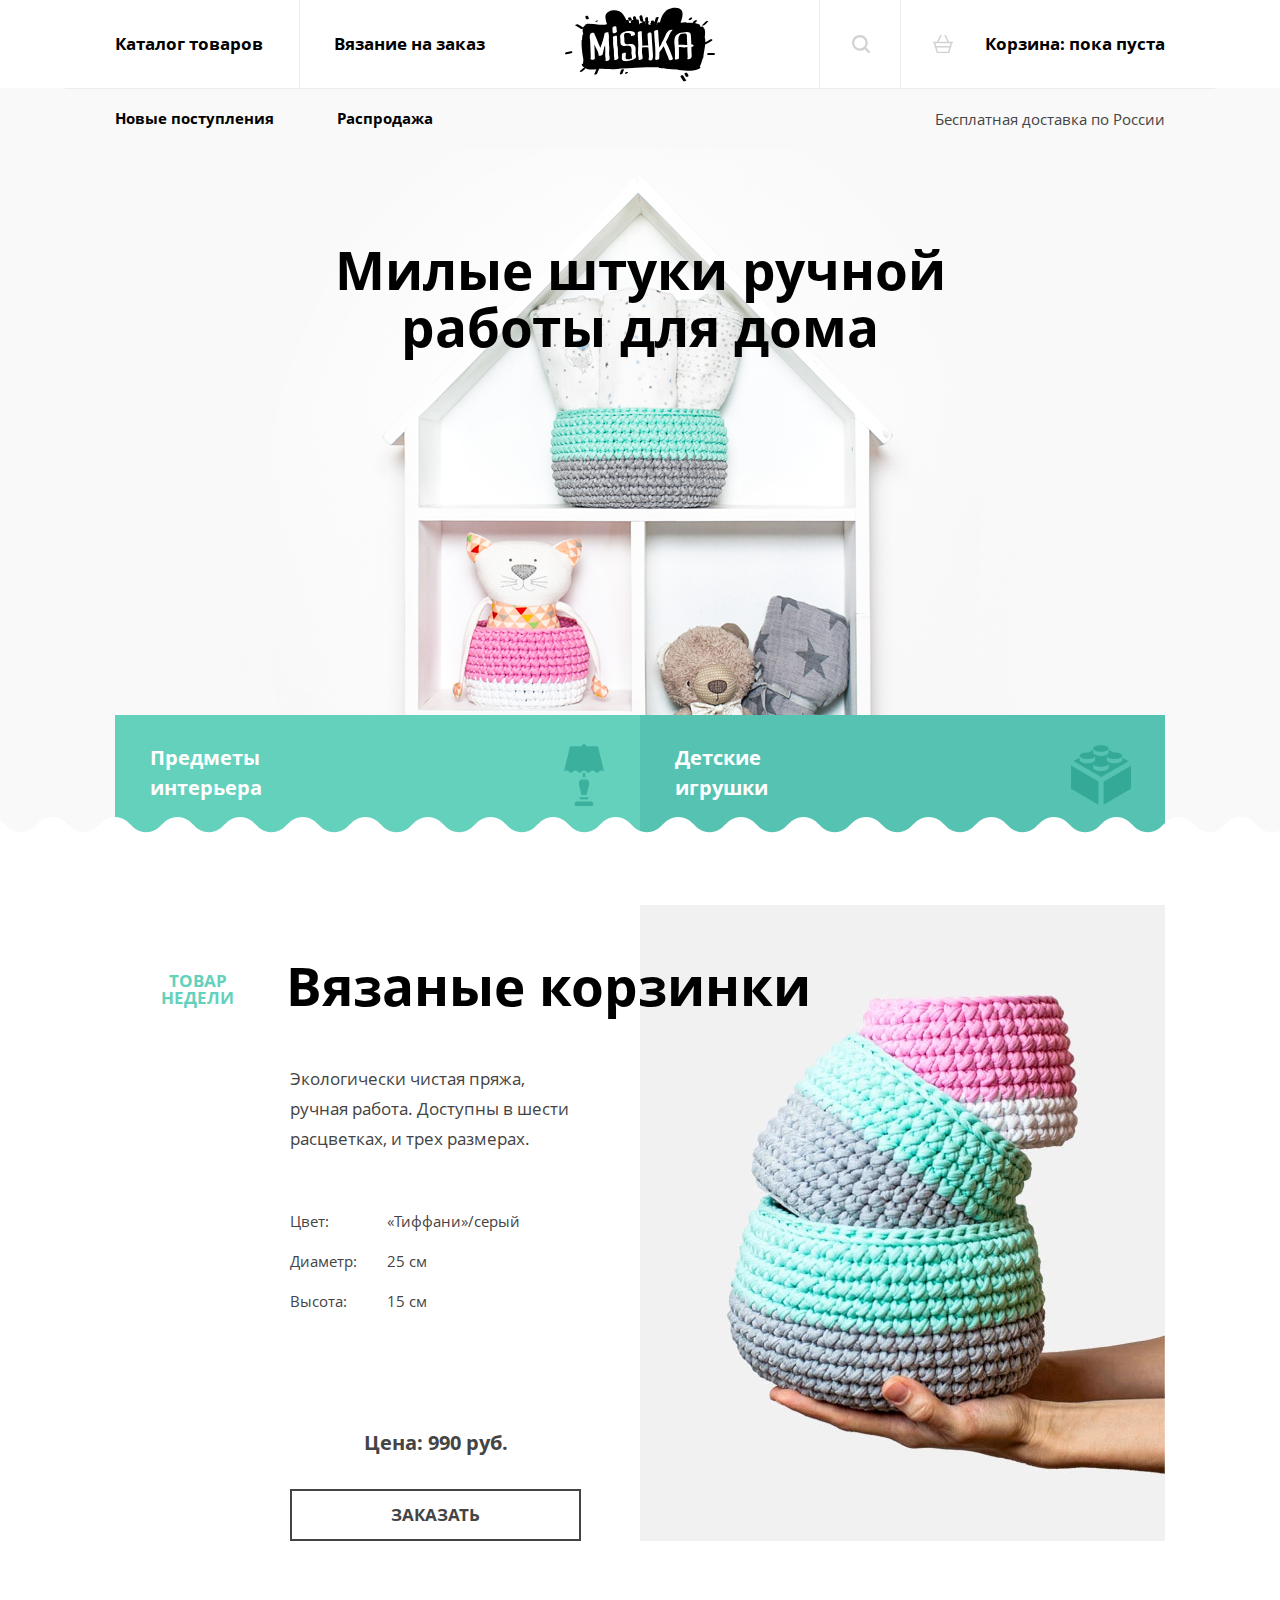
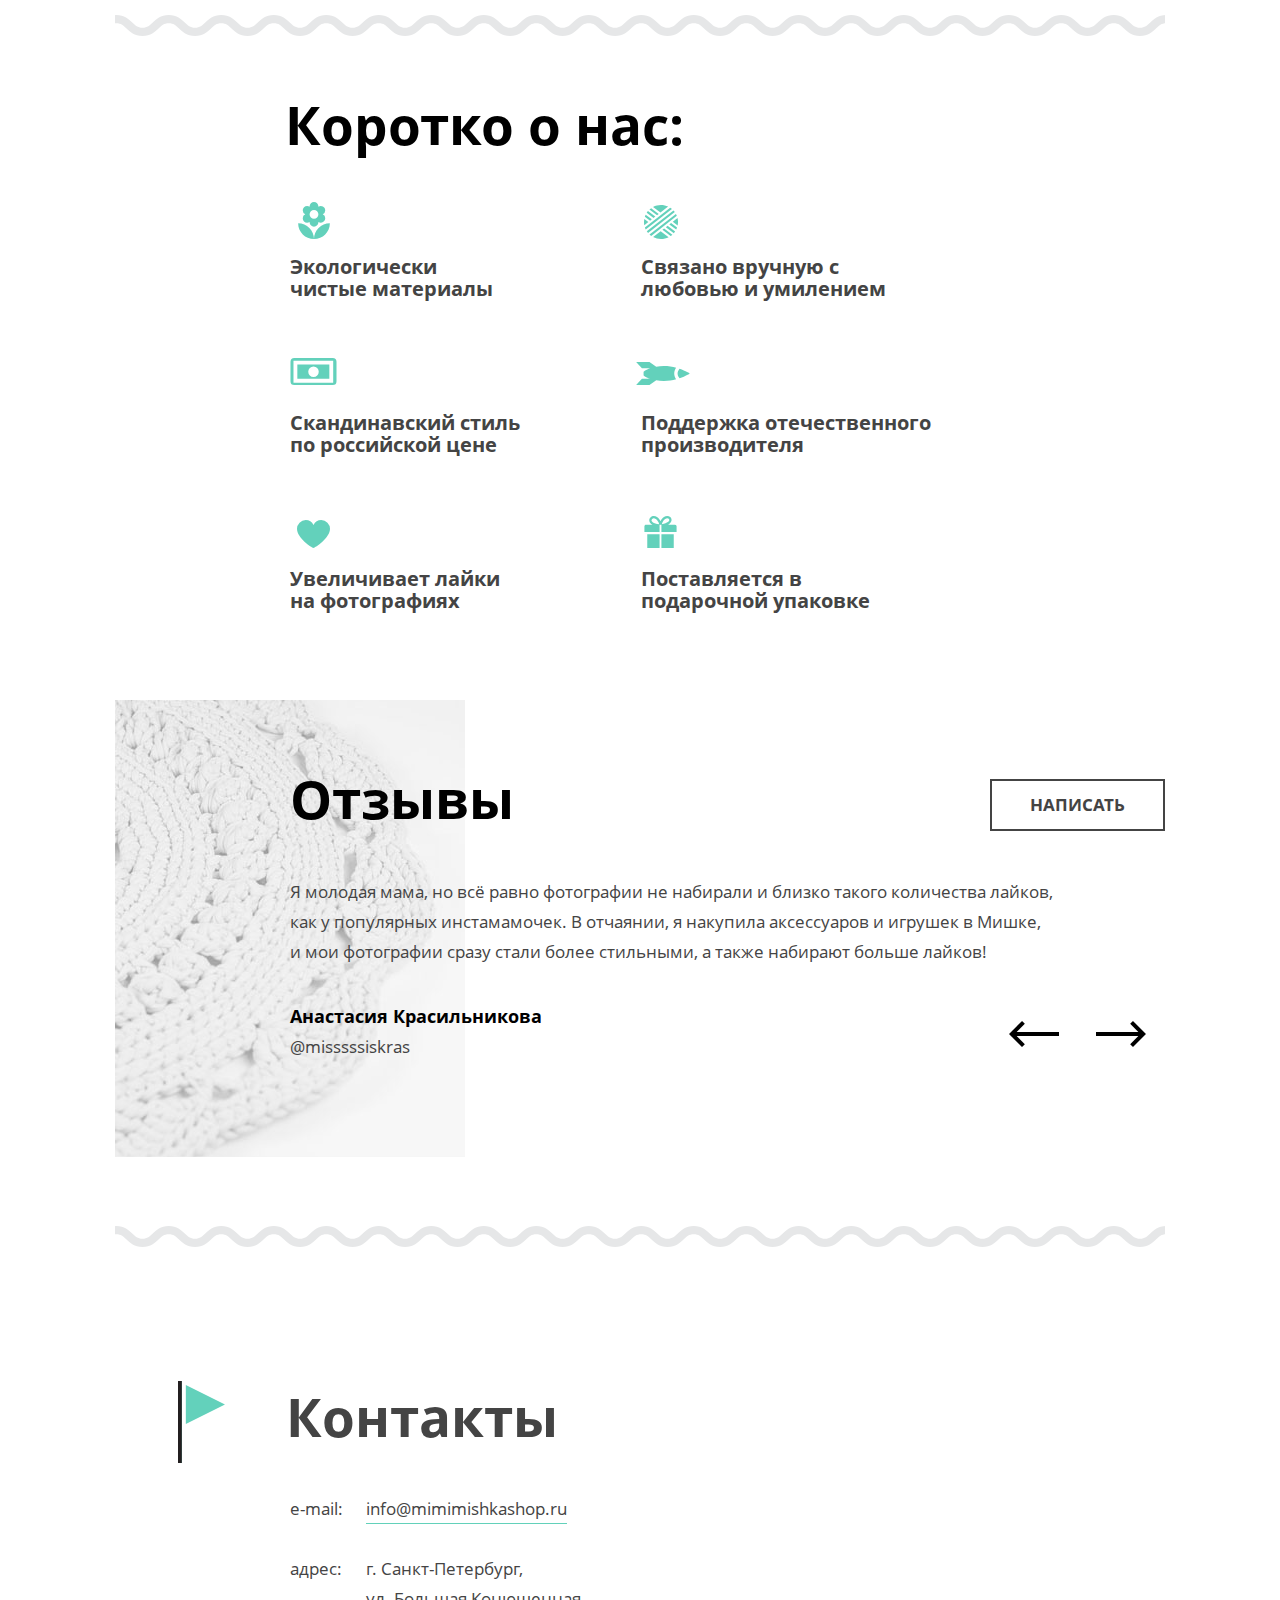
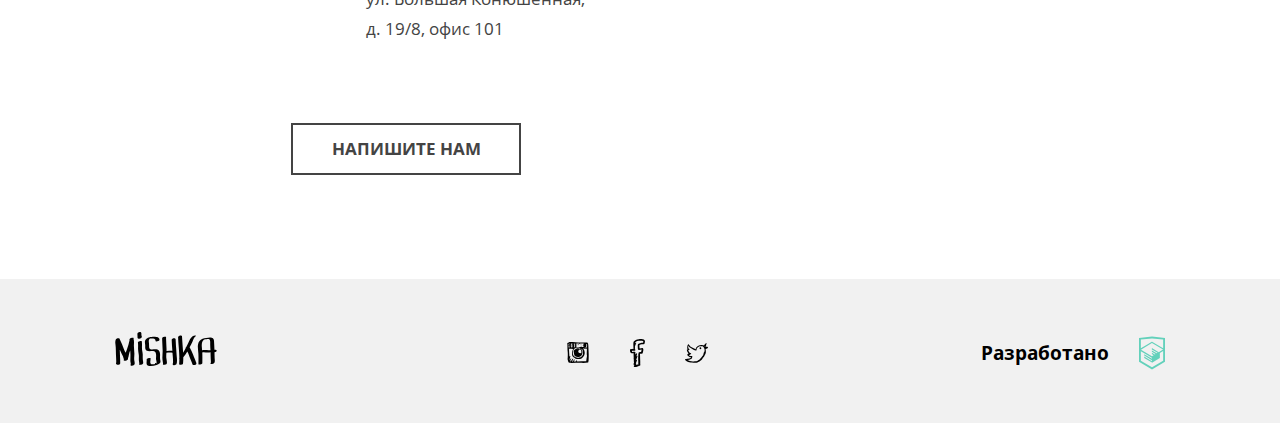
<file: index.html>
<!DOCTYPE html><html lang="ru"><head><meta charset="UTF-8"><meta name="viewport" content="width=device-width,initial-scale=1"><title>Мишка — интернет-магазин игрушек</title><link rel="preload" href="fonts/opensans-regular.woff" as="font"><link rel="preload" href="fonts/opensans-bold.woff" as="font"><link rel="stylesheet" href="css/style.min.css"><script src="js/picturefill.min.js"></script></head><body><div style="display: none;"><svg xmlns="http://www.w3.org/2000/svg" xmlns:xlink="http://www.w3.org/1999/xlink"><symbol id="icon-cart" viewBox="264.205 370.961 20.294 18.849"><path d="M283.75 378.19h-3.151l-3.407-6.814a.75.75 0 1 0-1.341.671l3.071 6.143h-9.138l3.072-6.143a.75.75 0 0 0-1.341-.671l-3.407 6.814h-3.151a.75.75 0 0 0 0 1.5h.157l.855 2.991a.737.737 0 0 0-.316.595c0 .396.309.71.697.739l1.656 5.795h12.697l1.656-5.795a.745.745 0 0 0 .698-.739.738.738 0 0 0-.316-.596l.854-2.991h.157a.75.75 0 1 0-.002-1.499zm-4.181 10.121h-10.433l-1.224-4.284h12.881l-1.224 4.284zm1.653-5.785h-13.739l-.81-2.836h15.359l-.81 2.836z"></path></symbol><symbol id="icon-fb" viewBox="56.519 49.996 14.962 27.718"><path d="M68.181 55.188c1.026.029 1.993 0 2.681-.3.391-.818.556-1.854.619-2.989-.19-.015-.062-.337-.207-.399-.029-.202-.278-.195-.309-.398-.277-.165-.457-.422-.723-.598-.727-.162-1.44-.335-2.164-.499-.849.044-1.895-.103-2.58.1-2.619-.04-3.997 1.12-5.259 2.392-.023.078-.003.197-.105.199-.574 1.587-.125 3.621-.204 5.581.099.436.107.958.204 1.395-.998.296-2.212.387-3.402.499-.317.324-.178 1.089-.206 1.693.085.583.278 1.06.413 1.595.211.193.596.396.825.498.065.029.071.082.103.1.506.268 1.451.008 2.268.1-.136 1.978.256 3.915 0 5.68.007.327.295.382.208.798-.001.963-.067 1.99.208 2.69-.287.455-.497.982-.415 1.794.122.016.114.157.105.299-.075.47.643.175.515.698.162.456-.428.184-.413.498v.896c.53.285 1.462.182 2.268.199.908-.419 2.188-.479 2.785-1.196.459.235.916-.014 1.238-.199-.018-.315.273-.333.205-.698-.004-.328-.173-.496-.103-.896v-2.89c-.206-2.293-.048-4.938-.309-7.176.888-.105 1.917-.075 2.578-.398.357-.451.377-1.23.516-1.895.177-.226.221-.583.206-.996.19-.213.068-.729.104-1.096-.141-.595-.168-1.3-.825-1.39-.884-.235-2.043.595-2.991.299.049-1.134-.293-2.342 0-3.388.746-.181 1.446-.4 2.166-.602zm-3.818 4.783c.117.254.254.486.414.698.079.022.203.003.205.101a10.319 10.319 0 0 0 3.096-.299c0 .998-.271 1.733-.518 2.492-.662.045-1.467.3-1.958.198-.276.165-.372.506-.62.698-.049.441.142.495 0 .797-.201.137-.055.611-.205.796v1.496c.085.281-.146.258-.104.497v3.488c-.085.281.146.258.104.498v2.989c.063.271-.132.791.103.896-.07.364-.412-.021-.824.1-.528.122-.926.369-1.548.4.117-.353.32-.622.311-1.097.049-.381-.365-.312-.516-.49.193-.644.562-1.117.722-1.793.197-.515.714-1.298.31-1.794-.522-.105-.521.293-.826.398-.022.077-.002.196-.103.199-.023.077-.003.196-.103.199.01.12-.151.062 0 0 .022-.078.002-.197.103-.199.023-.077.002-.197.103-.199v-.299c.368-.575.67-1.214.826-1.993.191-.28.283-.656.412-.997.156-.262.34-.869.104-1.195-.517.033-.796.295-.93.697-.32-.189.161-.434.104-.697.138-.231.169-.566.309-.797.202-.413.564-1.304 0-1.596-.438-.023-.612.207-.723.498-.214.191-.43.383-.516.698-.373-.07-.143-.727-.206-1.097-.067-.52.122-.899 0-1.195-.56-.799-2.026-.105-3.197-.299-.108-.307-.222-.984-.104-1.195 1.045-.088 2.479.201 3.197-.199.024-.078.003-.197.104-.199.094-.723-.271-1-.515-1.396.232-.806.04-2.02.104-2.989.233-.141.328-.414.515-.598.112-.955.673-1.476.722-2.49-.273.001-.607-.055-.619.199-.302-.114-.382.479-.515.199-.112-.541.246-.626.309-.997.599-.418 1.212-.82 1.856-1.195 1.741-.244 4.648-.449 6.086.198.051.616-.287.854-.207 1.496h-1.546c-1.092.24-1.987.672-2.991.997-.24.066-.276.331-.516.398-.036.396-.225.646-.311.996-.079 1.431.133 2.589.102 3.978z"></path></symbol><symbol id="icon-insta" viewBox="53.115 53.19 21.769 21.334"><path d="M74.881 65.336c-.013-2.395-.344-4.788-.303-7.135a37.854 37.854 0 0 0-.152-2.278c-.105-.3-.111-.699-.152-1.062-.26-.17-.222-.64-.456-.835-.423-.233-1.201-.114-1.744-.22-.657-.026-1.254-.115-1.899-.153-1.936-.101-3.973-.076-5.996-.076-2.001 0-3.954-.145-5.695-.379h-2.202c-.097.004-.105.098-.227.076-.599.034-1.077.188-1.595.303-.21.119-.421.235-.683.304-.136.192-.513.145-.607.379-.186.212.185.451 0 .607v.911c.173.13.027.58.075.835v.987c-.017 1.281.134 2.397.076 3.72.467 2.762.374 6.537.076 9.413.155.579.363 1.105.455 1.746.256.479.335 1.133.683 1.52.502.206 1.233.186 1.898.229.383.098.667.293 1.14.3 2.843-.21 5.496-.154 8.427-.229 2.704.24 5.802.188 8.275-.228.195-.134.128-.529.228-.76-.056-.385.207-.449.228-.759.131-2.395.164-4.789.15-7.216zm-12.982-6.225c.757-.153 1.48-.341 2.429-.304.71.076 1.287.283 1.897.456.116.184-.243.547.153.684v.076c.059.017.149.002.151.076.445.035.794.167 1.063.379.45.055.536.476 1.138.3-.091.213-.084.524-.075.835.324 1.183.475 2.81.303 4.252-.164.163-.215.442-.303.683-.311.322-.481.785-.836 1.062-.095.236-.25.408-.454.533-.116.213-.206.452-.457.53-.298.163-.577.011-.834-.076-.446.162-.904.312-1.215.607-.816-.096-1.648-.175-2.43-.304-.242-.139-.487-.273-.835-.305a1.997 1.997 0 0 0-.836-.455c-.101-.127-.337-.118-.455-.229-.198-.029-.229-.227-.456-.229-.118-.412-.443-.618-.532-1.062-.226-.331-.308-.805-.455-1.215-.043-1.434.091-2.692.379-3.796.346-.591.779-1.094 1.138-1.67.249.021.365-.09.38-.304.306.053.434-.072.684-.075.257.008.269-.309.458-.449zm-1.67-2.733c-.117-.263-.066-.691-.075-1.062-.007-.285.278-.279.304-.532-.003-.074-.093-.059-.152-.076.126-.146.701-.097.834 0 .132.537-.354.455-.531.684.011.167.322.032.456.076.029.854-.059 1.496 0 2.202h-.456c-.007.234.229.226.456.228-.059.286.092.363.075.607-.226.153-.716.042-1.062.075-.103-.594.235-1.375.151-2.202zm-.683-1.594c.088-.013.134.016.151.076.179.253.01.683-.076.911-.173-.179-.026-.682-.075-.987zm.152 1.822c-.132-.069-.168-.237-.152-.456.132.071.167.238.152.456zm0 1.367c-.058.139-.082-.045-.076-.152.058-.139.081.045.076.152zm-.152.228c.175-.024.084.219.228.227-.009.193-.283.179-.38.077.039-.112.113-.193.152-.304zm-2.354-1.216c.006-.108.013-.214-.076-.228-.073-.733.13-1.415 0-1.973.25-.155.769-.042 1.139-.077v1.139c-.088.064-.203.101-.379.077-.054.28.324.131.379.304.008.853-.056 1.777.152 2.429-.565-.059-.906.107-1.442.076.097-.612-.019-1.435.531-1.594-.012-.141-.257-.047-.304-.153zm-.531 0c-.204.021-.217-.534-.077-.607.328.006.249.501.077.607zm-.152.988c.077-.312.034-.304.075-.683.228.013.26.77-.075.683zm.228-2.05c-.263.054-.273-.266-.153-.38.263-.053.272.267.153.38zm0-1.139c.033.159-.052.201-.076.304-.176.023-.084-.219-.229-.229.025-.102.191-.062.305-.075zm-.228 3.721c.148-.031.11.345-.076.227a.363.363 0 0 0 .076-.227zm-.684-3.721c.029.259-.438.32-.379 0h.379zm-.987.076c-.034.219-.326.179-.379.379-.214-.17.084-.468.379-.379zm-.455.759c.226-.205.451-.41.684-.607-.021-.123.071-.131.076-.228h.229c.102.381-.261.296-.305.531.021.122-.072.131-.075.227.02.335.121.588.075.988-.27.008-.276.28-.607.227.022-.428-.135-.674-.077-1.138zm.076 3.265V57.29c.195-.185.396-.364.607-.532.295.489.179 1.392.455 1.897-.275.157-.75.111-1.062.229zM72.68 69.968c-.109.954-.158 1.968-.379 2.809-2.89.123-6.02.005-8.883.153-.199.045-.273-.031-.229-.229-.253 0-.258.247-.531.229.201-.336.438-.898.151-1.291-.797.013-.797.821-1.138 1.291-.686-.053-1.137.127-1.823.075.18-.705.75-1.021.911-1.745-.395-.55-.989.138-1.214.455-.204.48-.557.81-.76 1.29H57.8c.238-.469.489-.926.759-1.366.171-.512.625-.741.683-1.367-.157-.28-.42-.029-.683 0-.123.182-.272.335-.38.531-.232.376-.501.714-.684 1.14-.181.208-.335.003-.53.227-.389.271-.581.736-.988.987-.174-.06.039-.356.153-.38.045-.181-.096-.55.075-.607.063-.366.212-.647.379-.91.119-.742.521-1.199.684-1.898-.559.099-.674.643-.988.987-.212.445-.542.772-.683 1.291-.174-.131-.028-.58-.076-.836.122-.586.298-1.119.38-1.746.133-.22.173-.535.228-.834.168-.209.046-.61-.077-.761-.226.027-.374.133-.455.304-.192-.032-.193.506-.304.304-.045-2.587-.451-4.812-.456-7.438.026-.331-.183-.424-.228-.685 1.629.028 3.121.091 4.783.229-.089.139-.199.257-.304.379-.144.07-.226.173-.378.304-.604 1.653-.975 3.984-.607 6.15.229.58.589 1.029.986 1.441.907.485 1.635 1.149 2.506 1.671 1.701.361 3.84.369 5.541 0 .236-.12.484-.226.685-.38 1.364-1.242 2.753-2.459 2.961-4.859v-1.367c-.197-1.598-.688-2.905-1.747-3.644.331-.22 1.099.043 1.67.076.223.013.447.014.684 0 .408-.024.928-.055 1.443 0 .144.187.113.544.228.76-.062 1.684-.192 3.3-.152 5.087.103.454.127.986.229 1.441-.091.973-.237 1.89-.457 2.732zm.379-11.16c-.639-.12-1.232-.284-1.897-.379.072-.333.799-.01.987-.228.385-.223.295-.92.304-1.51.032-.348.114-.644.076-1.063-.401-.951-1.783-.421-2.886-.455-.225.718-.47 1.8-.304 2.657.169.49 1.024.292 1.519.456-.14.332-.688.057-.987.076-.296-.083-.707-.052-.986-.151-2.285.078-4.284.004-6.529.151.117-1.248.063-2.465-.076-3.645h3.112c-.344.364-.912.507-1.29.835-.44.244-.861.505-1.139.911.249.134.535-.245.759-.379.355-.074.479-.381.835-.455.423-.438 1.096-.625 1.67-.912.378-.022.697.013.987.077 1.283.007 2.456.126 3.796.076.614.145 1.45.069 1.974.304.107.298.231.579.305.911.008.986-.149 1.816-.23 2.723zm-5.845-3.72c.11-.047-.009-.092 0 0zm0 0c-.529.154-1.019.348-1.367.682.484-.198 1.059-.306 1.367-.682zm1.062.607c.111-.047-.007-.091 0 0zm-1.746.911c.727-.158 1.181-.591 1.746-.911-.437.019-.592.32-.987.379-.215.217-.6.26-.759.532zm-.683-.835c-.111.047.007.092 0 0zm-.683.607c.11-.046-.008-.092 0 0zm-.075.076c.063.014.07-.03.075-.076-.064-.014-.072.03-.075.076zm-.077.076c.064.014.072-.03.077-.076-.067-.013-.072.029-.077.076zm-.834.608c.346-.134.613-.348.834-.607a2.018 2.018 0 0 0-.834.607zm2.276.987c.533-.049.749-.416 1.215-.531.284-.298.784-.381.987-.76-.56.023-.766.399-1.216.531-.284.297-.751.413-.986.76zm-2.276-.987c-.317-.074-.016.227 0 0zm-.533.379c.021.021.115-.037.076-.077-.021-.02-.116.038-.076.077zm2.809.608c-.11.047.007.091 0 0zm-1.14 1.821c-.223-.231-.676-.233-.986-.379-.697-.038-1.223.093-1.746.229-.304.151-.607.304-.91.454-.266.166-.444.417-.76.532-.205.225-.352.51-.684.607-.004.223-.173.281-.304.379-.089.115-.094.312-.227.381-.007.12.036.29-.076.303.108 1.512.291 2.948.683 4.177.287.623.975.846 1.442 1.29.589.297 1.328.444 2.126.531.277-.052.553-.105.911-.076a5.088 5.088 0 0 0 2.81-1.441c.1-.281.252-.508.455-.684-.254-.671.293-1.098.455-1.59.002-1.344-.201-2.48-.607-3.415-.256-.579-.92-.751-1.366-1.139-.059-.018-.15-.003-.151-.077-.269-.136-.733-.239-1.065-.082zm-3.415 4.327c-.113-.063-.109-.244-.152-.379.256-.078.118.237.152.379zm.076.305c.041-.117.079-.006.076.075-.04.118-.079.005-.076-.075zm.456-2.051c.015-.086.075-.042.075 0-.014.087-.075.043-.075 0zm1.67-2.125c-.203.258.041.576.077.836-.305-.039-.574-.887-.077-.836zm.379 3.948c-.04-.038.055-.097.076-.076.04.038-.054.097-.076.076zm.759 2.884c.034-.109.066.008.152 0-.018.097-.15.077-.152 0zm2.201-2.581c-.233-.057-.145.208-.379.152.069-.159.118-.338.229-.455.134.019.172.13.15.303zm-1.137-3.796c.211.119.441.217.606.381.085.219.243.363.38.529.058.778.179 1.492.151 2.354-.257.099-.438.271-.683.381-.78-.006-1.358-.212-1.897-.456-.171-.259-.355-.505-.532-.759v-1.062c.17-.185.319-.391.456-.607.228-.127.508-.201.454-.607-.038-.062-.078-.124-.075-.229.158.045.245.159.379.229.323.017.41-.2.761-.154z"></path></symbol><symbol id="icon-logo-footer" viewBox="0 0 101.615 34.056"><path d="M19.135 21.495c-.083-2.683-.51-5.347-.475-8.035.028-2.174.389-4.41-.36-6.495.047-.237.096-.473.14-.711.193-1.045-3.271-.492-3.813.464-.343.28-.519.615-.375.957.037.086.069.174.102.261-.656 3.204-1.57 6.306-2.621 9.412-.402 1.188-.888 2.349-1.298 3.533-.582-1.104-1.169-2.194-1.643-3.377-1.374-3.433-2.612-6.902-4.287-10.206.19-1.528-3.204-1.368-3.873.032-.809 1.694-.705 3.403-.438 5.214.3 2.042.353 4.05.377 6.111.047 3.976.358 7.943.417 11.919-.354.395-.461.881-.091 1.375.162.216.361.382.571.549.904.724 3.5.107 3.496-1.271-.014-4.123-.312-8.238-.42-12.358a98.054 98.054 0 0 1-.024-1.21l.171.434c.64 1.604 1.31 3.163 2.185 4.654.868 1.478 1.303 3.064 1.803 4.677-.189.217-.303.462-.233.708-.039.18.07.292.251.36.639.548 1.841.274 2.509-.007a6.07 6.07 0 0 0 .826-.424c.345-.212.883-.679.729-1.159l-.087-.279c.47-1.27.709-2.589.965-3.93.272-1.428.782-2.78 1.295-4.133.052.619.106 1.238.156 1.855.204 2.554.033 5.072.007 7.626-.008.847.054 1.633.219 2.461.068.343.367 1.808.281 1.887-.611.564-.433 1.257.385 1.437.915.201 2.081-.105 2.77-.742 1.198-1.106.632-2.845.361-4.241-.452-2.342.095-4.964.022-7.348zm8.364.675c-.074-1.988-.765-3.862-.774-5.872-.011-2.305.181-4.593-.155-6.886-.106-.725-4.056.1-3.917 1.05.309 2.11.197 4.229.159 6.354-.037 2.044.468 3.898.73 5.904.269 2.054-.084 4.157.149 6.213.109.962.75 2.743.089 3.58-.42.532 1.469.342 1.553.326.769-.142 1.793-.392 2.304-1.038.653-.828.196-2.426.053-3.357-.316-2.059-.114-4.195-.191-6.274zm16.329-3.319c-2.062-2.784-5.889-.78-8.561-1.54-1.377-.392-1.395-2.271-1.392-3.396.004-1.426-.114-2.732-.273-4.146-.119-1.052-.024-2.121.746-2.904.142-.144.859-.336.81-.339a8.132 8.132 0 0 1 1.067-.093c1.549-.066 4.613.232 4.019 2.483-.266 1.01 3.596.431 3.877-.637 1.213-4.598-7.284-3.714-9.686-3.078-2.21.588-4.648 1.846-4.775 4.399-.061 1.219.273 2.379.325 3.587.061 1.39-.198 2.776.289 4.118 1.082 2.982 5.52 1.576 7.778 1.745 3.845.287 2.697 5.469 2.748 7.883.027 1.288 1.181 3.429.211 4.507-.595.662-1.982.699-2.792.768-.813.068-2.201.312-2.742-.461-.993-1.418.091-3.799-.121-5.425-.121-.924-4.066-.095-3.917 1.05.342 2.627-1.399 6.145 2.402 6.596 2.441.289 5.191-.161 7.5-.928 1.196-.396 2.307-.942 3.243-1.793 1.035-.941.694-2.348.417-3.547-.677-2.918.731-6.279-1.173-8.849zm17.327-.189c-.122-3.777-.69-7.513-.706-11.297-.008-1.971-3.963-1.305-3.957.343.015 3.608.497 7.167.682 10.764l.013.221c-1.949-.018-3.899.177-5.853.246.201-4.633-.611-9.227-.435-13.857.022-.582-3.874-.09-3.917 1.049-.171 4.475.587 8.915.453 13.392-.064 2.136-.245 4.264-.259 6.402-.007 1.095.171 2.183.329 3.263.146.999.484 2.331.182 3.318-.237.772 3.561.29 3.862-.694.544-1.778-.222-4.039-.405-5.839-.175-1.725-.039-3.499.083-5.248 2.03-.13 4.059-.297 6.08-.012.09 1.378.196 2.754.322 4.134a45.83 45.83 0 0 1 .196 3.475c.015 1.019.142 2.496-.221 3.461-.773 2.057 3.15 1.889 3.723.364.703-1.87.502-4.199.383-6.164-.148-2.443-.477-4.874-.555-7.321zm16.932 4.474c-.939-2.758-2.373-5.177-3.616-7.797 1.001-1.949 2.018-3.898 2.932-5.888.831-1.808 1.446-3.819 3.08-5.092.574-.447.55-.896-.255-.951-.875-.061-2.064.192-2.77.742-1.485 1.158-2.427 2.563-3.201 4.268a160.304 160.304 0 0 1-2.914 6.075l-.224.443c-.49.315-.785.762-.639 1.266-.792 1.563-1.6 3.117-2.499 4.61-.299-5.534-.955-11.061-1.15-16.6-.045-1.27-3.971-.479-3.917 1.049.243 6.868 1.219 13.719 1.286 20.587l-.047.051c-.301.308-.19.494.051.602a60.756 60.756 0 0 1-.209 5.254c-.472.745.463 1.139 1.084 1.139h.096c.739 0 2.626-.35 2.718-1.364.191-2.1.251-4.196.232-6.291 1.59-1.715 2.89-3.63 4.055-5.635.759 1.48 1.482 2.972 1.989 4.582.861 2.741 2.299 5.261 3.131 8.014.544 1.806 4.457.738 3.917-1.049-.829-2.753-2.204-5.297-3.13-8.015zm23.503-4.635c-.21-.832-1.372-.849-2.271-.77-.012-.335-.02-.671-.036-1.006-.125-2.661-.165-5.379-.392-8.032-.209-2.458-1.585-3.337-3.972-3.247-2.416.092-5.229.527-7.482 1.403-2.607 1.014-4.058 2.935-4.559 5.681-.549 3.014.24 6.219.373 9.246.154 3.503.066 7.014.062 10.519 0 .573 3.916.031 3.917-1.049.003-2.776.042-5.551 0-8.327a52.196 52.196 0 0 0-.102-2.444c1.369-.593 3.687.012 5.05.141 1.107.104 2.169-.166 3.244-.292.021 2.312.107 4.635.202 6.944.049 1.184.477 3.53-.354 4.511-.437.516 1.48.343 1.555.33.793-.146 1.761-.401 2.303-1.041.949-1.12.456-3.79.401-5.126-.078-1.91-.102-3.824-.141-5.737 1.154-.147 2.417-.854 2.202-1.704zm-14.618-.15c-.103-1.245-.217-2.49-.303-3.743-.16-2.331.117-5.583 2.29-6.999.58-.379 1.675-.315 2.354-.438.97-.176 1.956-.389 2.829.19 1.21.802.912 3.657.911 4.869-.003 2.005.207 4.001.31 6.003-.552.055-1.111.089-1.683.076-2.286-.053-4.544-.413-6.708.042zM24.108 6.7a3.157 3.157 0 0 0 1.477-.524l.256-.216c.52-.335.972-.827.728-1.361-.504-1.105-.423-2.231-.416-3.414.006-.958-.963-1.246-1.781-1.174-.723.063-2.168.581-2.175 1.52-.006.993-.071 2.016.109 2.992-.047.113-.074.239-.104.355-.055.212.016.42.142.59l.002.134.015.335a.901.901 0 0 0 .429.53c.388.233.878.275 1.318.233z"></path></symbol><symbol id="icon-logo-htmlacademy" viewBox="0 0 26.943 34.09"><path d="M13.62.017L13.472 0 0 1.412v24.661l13.473 8.017 13.43-7.99.042-.025V1.412L13.62.017zm11.399 12.11L13.495 5.334l-.001-.104-.087.05-.088-.056v.109L1.925 12.118V3.147l11.548-1.212L25.02 3.147v8.98zm-11.614-5.34L24.923 13.5l-4.479 2.64-7.093-4.221-.014 1.415 5.904 3.513-.86.507-5.03-2.992-.014 1.415 3.827 2.275-.782.523-3.031-1.787-.014 1.413 1.853 1.091-1.8 1.081-11.356-6.751 11.371-6.835zm-11.48 8.34l11.411 6.791.016 1.044-7.942-4.728-.015 1.416 7.979 4.795.018 1.076-7.973-4.74-.013 1.414 8.021 4.822.046.025 8.143-4.872-.011-5.177 3.415-2.036v10.021L13.472 31.85 1.925 24.979v-9.852z"></path></symbol><symbol id="icon-mail" viewBox="0 0 32 32"><path d="M28 5H4a4 4 0 0 0-4 4v13a4 4 0 0 0 4 4h24a4 4 0 0 0 4-4V9a4 4 0 0 0-4-4zM2 10.25l6.999 5.25L2 20.75v-10.5zM30 22c0 1.104-.898 2-2 2H4c-1.103 0-2-.896-2-2l7.832-5.875 4.368 3.277a3 3 0 0 0 3.599 0l4.369-3.277L30 22zm0-1.25l-7-5.25 7-5.25v10.5zm-12.801-2.148c-.35.263-.763.4-1.199.4s-.851-.139-1.2-.4L10.665 15.5l-.833-.625L2 9.001V9c0-1.103.897-2 2-2h24c1.102 0 2 .897 2 2l-12.801 9.602z"></path></symbol><symbol id="icon-phone" viewBox="0 0 24.829 24.333"><path d="M17.321 24.333h-1.115c-4.904-.58-8.497-2.857-11.11-5.772C2.473 15.637.402 11.875 0 6.817V5.459c.091-.921.544-1.55 1.067-2.086.65-.666 1.63-1.522 2.522-1.553.659-.022 1.78.451 2.232 1.066.388.53.595 1.59.775 2.378.185.797.6 1.95.485 2.717-.176 1.196-1.764 1.703-2.231 2.572 1.551 3.721 4.089 6.456 7.472 8.345.847-.465 1.595-1.864 2.767-1.892.428-.012.972.209 1.406.34.477.143.891.326 1.311.484.705.266 1.957.621 2.378 1.213.433.61.681 1.608.581 2.231-.194 1.234-2.227 2.603-3.444 3.059zM12.529 1.528c5.949 0 10.771 4.822 10.771 10.771h1.529C24.829 5.507 19.323 0 12.529 0v1.528z"></path><path d="M12.529 9.327v1.552a1.42 1.42 0 0 1 1.421 1.42h1.553a2.973 2.973 0 0 0-2.974-2.972zm0-3.081a6.054 6.054 0 0 1 6.056 6.054h1.588a7.642 7.642 0 0 0-7.644-7.641v1.587z"></path></symbol><symbol id="icon-search" viewBox="-0.8 -0.8 17.6 17.6"><path d="M16.47 14.93l-3.415-3.415A7.67 7.67 0 0 0 14.6 6.899C14.6 2.646 11.153-.8 6.9-.8S-.8 2.646-.8 6.899s3.446 7.7 7.699 7.7c1.734 0 3.326-.58 4.613-1.546l3.417 3.416c.203.202.418.33.771.33a1.1 1.1 0 0 0 1.1-1.1c0-.24-.061-.499-.33-.769zM1.399 6.899a5.5 5.5 0 1 1 11 0c0 3.038-2.462 5.5-5.5 5.5s-5.5-2.461-5.5-5.5z"></path></symbol><symbol id="icon-twitter" viewBox="52.253 53.771 23.494 20.168"><path d="M75.706 57.855c-.227-.366-.909-.277-1.407-.371h-1.112c.142-.353.343-.646.52-.963.056-.438.254-.734.223-1.26.129-.167.176-.417.296-.593.104-.144.242-.477.074-.667-.051-.221-.295-.249-.593-.222a.515.515 0 0 0-.222.148c-.448.433-.778 1.014-1.261 1.408-.009.008-.062 0-.074 0-.087.005-.033.046-.075.074-.146.098-.257.152-.369.223-.284.176-.547.445-.891.519-.529-.211-1.156-.326-1.852-.37-1.157.102-2.303.215-3.038.741-.911.35-1.477 1.042-2.149 1.63-.049.32-.342.398-.37.741-.005.045-.012.088-.073.074.043.241-.051.345-.074.519-.001.133.199.431 0 .52-.822-.12-1.485-.63-2.149-.964-.718-.36-1.468-.604-2.074-1.111-.716-.322-1.26-.816-1.778-1.334-.208-.312-.542-.496-.667-.89-.379-.164-.175-.912-.741-.889-.315-.043-.345.199-.444.37-.07.227-.361.232-.371.519-.004.046-.011.088-.074.075-.17 1.089-.527 1.992-.519 3.26.129.415.35.738.593 1.038-.418.051-.716.222-.89.519-.06 1.073.378 1.647.742 2.297.134.384.352.685.593.963.017.229.206.288.296.445.019.105.123.125.149.223-.04.105.289.18.073.221-.413.131-1.016.07-1.259.371-.109.279-.109.833 0 1.111.034.237.282.262.296.519.499.417 1.082.747 1.631 1.112.574.166 1.211.271 1.852.37-.102.343-.338.551-.593.741-.78.381-1.849.474-2.742.74-.555.038-.956.23-1.556.223-.333.127-.854.075-1.112.223-.122.068-.102.096-.222.221-.134.412.111.74.444.89-.005.253.219.276.371.371.089.183.254.29.445.37.544.468 1.268.759 1.927 1.112.83.183 1.648.376 2.52.519.896.116 1.901.124 2.816.222h.963c.511.132 1.23.054 1.853.074.095-.102.322-.073.519-.074.522-.269 1.196-.385 1.631-.74.574-.241.989-.642 1.557-.89.866-.765 1.937-1.324 2.519-2.37.205-.189.351-.438.445-.74.265-.156.385-.454.593-.667.404-.41.706-.924 1.037-1.4.319-.496.576-1.054.89-1.556-.01-.405.306-.484.296-.89.193-.226.177-.662.371-.88-.033-.255.029-.415.074-.594.047-1.281-.047-2.422-.297-3.407.588-.155 1.181-.302 1.631-.593.52-.206.993-.603.808-1.281zm-3.408 4.076c-.153.859-.615 1.41-1.038 2.001.059.379-.104.538-.073.889a4.303 4.303 0 0 0-.371 1.037c-.203.267-.332.606-.519.89-.366.548-.777 1.051-1.186 1.557-.378.56-.912.965-1.334 1.481-.42.493-.942.885-1.407 1.334-.474.17-.89.396-1.26.667a5.06 5.06 0 0 0-.667.296c-.177.146-.499.145-.668.29-1.086.147-2.3.17-3.555.148-1.031-.105-2.115-.159-3.039-.371-.922-.189-1.511-.712-2.297-1.037.153-.242.634-.154.963-.222.031-.166.394-.003.444-.149.257.06.285-.109.52-.07.563-.201 1.23-.302 1.705-.593.282-.138.406-.434.667-.593.033-.189.104-.341.222-.444.047-.275.201-.441.148-.815.111-.21.299-.343.296-.667-.074-.147-.128-.316-.296-.371-.026-.196-.377-.067-.444-.222-.255.032-.416-.029-.593-.075-.154-.043-.487.092-.519-.073-.842-.023-1.3-.43-1.853-.74.431-.262 1.032-.353 1.333-.742.516-.076 1.058-.129 1.112-.666 0-.717-.771-.661-1.333-.815-.773-.66-1.194-1.672-1.779-2.52.238-.157.564-.226.741-.444.454.058.54-.251.667-.52.019-.488-.333-.605-.593-.815a3.49 3.49 0 0 1-.667-.74c-.003-.818-.021-1.652.074-2.372.063-.014.07.029.074.074.227.441.559.775.815 1.186.532.357.925.853 1.556 1.112.452.413 1.108.621 1.557 1.038.601.263 1.158.57 1.704.889.669.194 1.056.673 2.001.593.198-.098.394-.199.593-.297.258-.456-.059-1.079.147-1.63.255-.659.797-1.031 1.26-1.481.29-.155.555-.335.815-.519.347-.098.675-.216.964-.37a6.223 6.223 0 0 0 1.037-.148h1.26c.244.052.475.119.74.148.209.137.38.313.666.371.789.693 1.271 1.696 1.409 3.039-.122.484.053.873.001 1.481zm.296-5.632c-.129.34-.23.707-.593.815-.017-.105-.122-.125-.147-.222-.012-.209.209-.186.296-.296.162-.085.245-.248.444-.297-.007-.09.108-.046 0 0zm-5.484 3.038c.163.135.284.31.519.371.101.221.314.327.594.37.047-.15.346-.049.37-.222.174-.023.166-.229.296-.297-.018-.55-.129-1.006-.37-1.333-.758-.423-1.676.039-1.409 1.111z"></path></symbol></svg></div><header class="header header--index"><nav class="main-nav main-nav--no-js container"><div class="main-nav__logo-wrapper"><a class="main-nav__logo header-logo" aria-label="Мишка"><picture><source media="(min-width: 1150px)" srcset="img/logo-desktop.svg"><source media="(min-width: 768px)" srcset="img/logo-tablet.svg"><img class="header-logo__image" src="img/logo-mobile.svg" width="86" height="35" alt="Логотип сайта Мишка"></picture></a><button class="main-nav__toggle main-nav__toggle--off" id="toggle-button" type="button" aria-label="Меню"></button></div><ul class="main-nav__site-list site-navigation"><li class="site-navigation__item"><a class="site-navigation__link" href="catalog.html">Каталог товаров</a></li><li class="site-navigation__item"><a class="site-navigation__link" href="form.html">Вязание на заказ</a></li></ul><ul class="main-nav__user-list user-navigation"><li class="user-navigation__item"><a class="user-navigation__link user-navigation__link--search" href="#"><svg class="user-navigation__link-image" width="18" height="18"><use xlink:href="#icon-search"></use></svg> <span class="user-navigation__link-text">Поиск по сайту</span></a></li><li class="user-navigation__item"><a class="user-navigation__link user-navigation__link--cart" href="#"><svg class="user-navigation__link-image" width="20" height="19"><use xlink:href="#icon-cart"></use></svg> Корзина: пока пуста</a></li></ul><ul class="main-nav__stock-list stock-navigation"><li class="stock-navigation__item"><a class="stock-navigation__link" href="#">Новые поступления</a></li><li class="stock-navigation__item"><a class="stock-navigation__link" href="#">Распродажа</a></li></ul><p class="main-nav__text">Бесплатная доставка по России</p></nav></header><main class="main"><h1 class="visually-hidden">Мишка — интернет-магазин игрушек ручной работы</h1><section class="promo"><div class="promo__container"><h2 class="promo__title">Милые штуки ручной работы&nbsp;для дома</h2><ul class="promo__list promo-list"><li class="promo-list__item"><a class="promo-list__link promo-list__link--interior" href="#"><span class="promo-list__text">Предметы интерьера</span></a></li><li class="promo-list__item"><a class="promo-list__link promo-list__link--toy" href="#"><span class="promo-list__text">Детские игрушки</span></a></li></ul></div></section><section class="week-goods container"><header class="week-goods__header"><h2 class="week-goods__title section-title">Вязаные корзинки</h2><p class="week-goods__mark">Товар недели</p></header><div class="week-goods__container"><p class="week-goods__description">Экологически чистая пряжа, ручная работа. Доступны в шести расцветках, и трех размерах.</p><table class="week-goods__table table-specification"><tbody><tr class="table-specification__row"><td class="table-specification__cell">Цвет:</td><td class="table-specification__cell">«Тиффани»/серый</td></tr><tr class="table-specification__row"><td class="table-specification__cell">Диаметр:</td><td class="table-specification__cell">25 см</td></tr><tr class="table-specification__row"><td class="table-specification__cell">Высота:</td><td class="table-specification__cell">15 см</td></tr></tbody></table><div class="week-goods__image-wrapper"><picture><source type="image/webp" media="(min-width: 1150px)" srcset="img/triple-set-desktop@1x.webp, img/triple-set-desktop@2x.webp 2x"><source type="image/webp" media="(min-width: 768px)" srcset="img/triple-set-tablet@1x.webp, img/triple-set-tablet@2x.webp 2x"><source type="image/webp" srcset="img/triple-set-mobile@1x.webp, img/triple-set-mobile@2x.webp 2x"><source media="(min-width: 1150px)" srcset="img/triple-set-desktop@1x.jpg, img/triple-set-desktop@2x.jpg 2x"><source media="(min-width: 768px)" srcset="img/triple-set-tablet@1x.jpg, img/triple-set-tablet@2x.jpg 2x"><img class="week-goods__image" src="img/triple-set-mobile@1x.jpg" srcset="img/triple-set-mobile@2x.jpg 2x" alt="Вязаная корзинка «Тиффани»"></picture></div><p class="week-goods__price">Цена: 990 руб.</p><a class="week-goods__button button" href="order.html">Заказать</a></div></section><section class="advantages container"><h2 class="advantages__title section-title">Коротко о нас:</h2><ul class="advantages__list advantages-list"><li class="advantages__list-item advantages__list-item--ecology">Экологически чистые&nbsp;материалы</li><li class="advantages__list-item advantages__list-item--style">Скандинавский стиль по&nbsp;российской цене</li><li class="advantages__list-item advantages__list-item--likes">Увеличивает лайки на&nbsp;фотографиях</li><li class="advantages__list-item advantages__list-item--handmade">Связано вручную с любовью&nbsp;и&nbsp;умилением</li><li class="advantages__list-item advantages__list-item--support">Поддержка отечественного производителя</li><li class="advantages__list-item advantages__list-item--gift">Поставляется в подарочной&nbsp;упаковке</li></ul></section><section class="reviews container"><h2 class="reviews__title section-title">Отзывы</h2><blockquote class="reviews__content"><p class="reviews__text">Я молодая мама, но всё равно фотографии не набирали и близко такого количества лайков, как у популярных инстамамочек. В отчаянии, я накупила аксессуаров и игрушек в Мишке, и&nbsp;мои фотографии сразу стали более стильными, а также набирают больше лайков!</p><cite class="reviews__author"><span class="reviews__author-name">Анастасия Красильникова</span> <a class="reviews__author-email" href="mailto:misssssiskras@gmail.com">@misssssiskras</a></cite></blockquote><div class="reviews__navigation"><button class="reviews__nav-button reviews__nav-button--prev" type="button" aria-label="Назад"></button> <button class="reviews__nav-button reviews__nav-button--next" type="button" aria-label="Вперёд"></button></div><a class="reviews__button button" href="#">Написать</a></section><section class="contacts container"><div class="contacts__container"><h2 class="contacts__title">Контакты</h2><dl class="contacts__list"><dt class="contacts__list-term">e-mail:</dt><dd class="contacts__list-description"><a class="mail-link" href="mailto:info@mimimishkashop.ru">info@mimimishkashop.ru</a></dd><dt class="contacts__list-term">адрес:</dt><dd class="contacts__list-description">г. Санкт-Петербург,<br>ул. Большая Конюшенная,<br>д. 19/8, офис 101</dd></dl></div><div class="contacts__map map"><iframe class="map__image" src="https://www.google.com/maps/embed?pb=!1m18!1m12!1m3!1d1998.6036253002762!2d30.320858715590223!3d59.93871916905475!2m3!1f0!2f0!3f0!3m2!1i1024!2i768!4f13.1!3m3!1m2!1s0x4696310fca145cc1%3A0x42b32648d8238007!2z0JHQvtC70YzRiNCw0Y8g0JrQvtC90Y7RiNC10L3QvdCw0Y8g0YPQuy4sIDE5LzgsINCh0LDQvdC60YIt0J_QtdGC0LXRgNCx0YPRgNCzLCAxOTExODY!5e0!3m2!1sru!2sru!4v1565428132797!5m2!1sru!2sru" allowfullscreen=""></iframe></div><div class="contacts__button-wrapper container"><a class="contacts__button button" href="#">Напишите нам</a></div></section></main><footer class="footer"><div class="footer__container container"><a class="footer__logo footer-logo" aria-label="Мишка"><svg class="footer-logo__image" width="102" height="34"><use xlink:href="#icon-logo-footer"></use></svg></a><ul class="social-links"><li class="social-links__item"><a class="social-links__link" href="https://www.instagram.com" aria-label="Instagram"><svg class="social-links__image" width="22" height="21"><use xlink:href="#icon-insta"></use></svg></a></li><li class="social-links__item"><a class="social-links__link" href="https://www.facebook.com" aria-label="Facebook"><svg class="social-links__image" width="15" height="28"><use xlink:href="#icon-fb"></use></svg></a></li><li class="social-links__item"><a class="social-links__link" href="https://twitter.com" aria-label="Twitter"><svg class="social-links__image" width="23" height="20"><use xlink:href="#icon-twitter"></use></svg></a></li></ul><p class="footer__copyright"><a class="footer__copyright-link" href="https://htmlacademy.ru/intensive/adaptive" aria-label="HTML Academy"><span class="footer__copyright-text">Разработано</span> <svg class="footer__copyright-image" width="27" height="34"><use xlink:href="#icon-logo-htmlacademy"></use></svg></a></p></div></footer><div class="modal-overlay overlay"><form class="form-cart modal-overlay__form-cart" action="https://echo.htmlacademy.ru" method="POST"><h2 class="form-cart__title">Добавить в корзину</h2><fieldset class="form-cart__fieldset"><legend class="form-cart__legend">Выберите размер:</legend><div class="form-cart__input-wrapper"><input class="form-cart__radio visually-hidden" type="radio" id="size-s" name="size" value="1" checked=""> <label class="form-cart__label" for="size-s">S</label> <input class="form-cart__radio visually-hidden" type="radio" id="size-m" name="size" value="2"> <label class="form-cart__label" for="size-m">M</label> <input class="form-cart__radio visually-hidden" type="radio" id="size-l" name="size" value="3"> <label class="form-cart__label" for="size-l">L</label></div></fieldset><button class="form-cart__button button button--green" type="submit">Добавить</button></form></div><script src="js/index.min.js"></script></body></html>
</file>
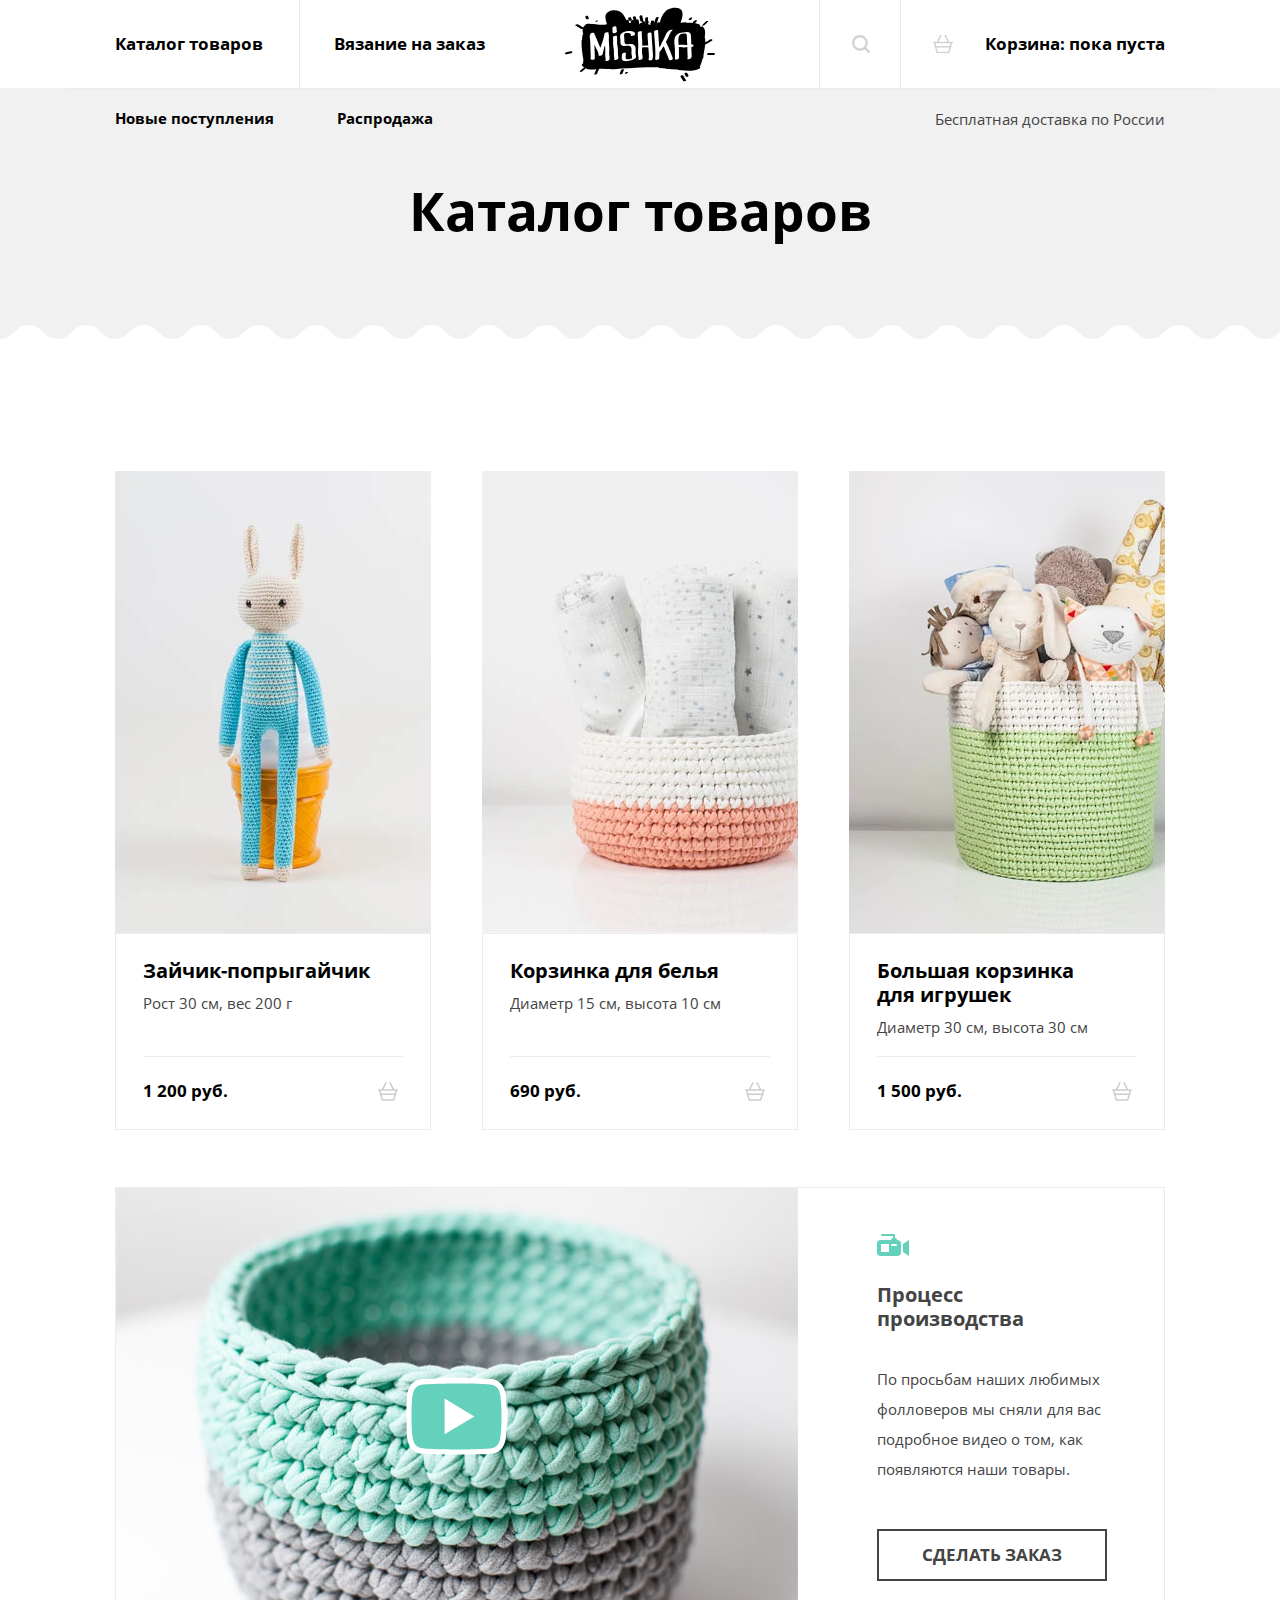
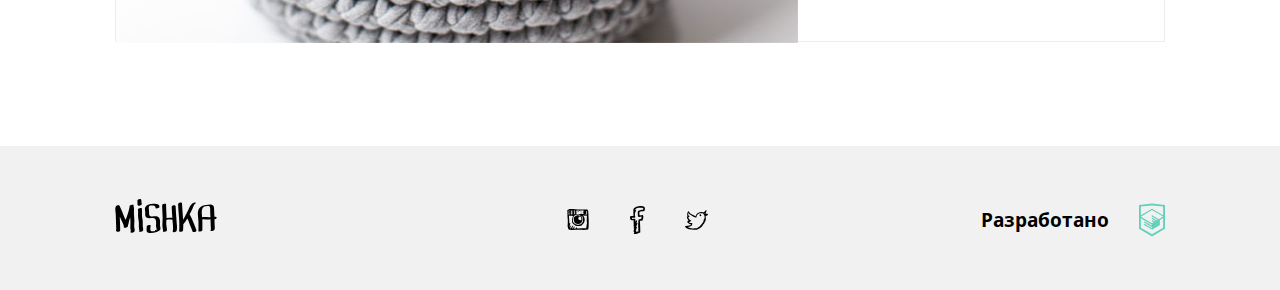
<file: catalog.html>
<!DOCTYPE html><html lang="ru"><head><meta charset="UTF-8"><meta name="viewport" content="width=device-width,initial-scale=1"><title>Мишка — каталог товаров</title><link rel="preload" href="fonts/opensans-regular.woff" as="font"><link rel="preload" href="fonts/opensans-bold.woff" as="font"><link rel="stylesheet" href="css/style.min.css"><script src="js/picturefill.min.js"></script></head><body><div style="display: none;"><svg xmlns="http://www.w3.org/2000/svg" xmlns:xlink="http://www.w3.org/1999/xlink"><symbol id="icon-cart" viewBox="264.205 370.961 20.294 18.849"><path d="M283.75 378.19h-3.151l-3.407-6.814a.75.75 0 1 0-1.341.671l3.071 6.143h-9.138l3.072-6.143a.75.75 0 0 0-1.341-.671l-3.407 6.814h-3.151a.75.75 0 0 0 0 1.5h.157l.855 2.991a.737.737 0 0 0-.316.595c0 .396.309.71.697.739l1.656 5.795h12.697l1.656-5.795a.745.745 0 0 0 .698-.739.738.738 0 0 0-.316-.596l.854-2.991h.157a.75.75 0 1 0-.002-1.499zm-4.181 10.121h-10.433l-1.224-4.284h12.881l-1.224 4.284zm1.653-5.785h-13.739l-.81-2.836h15.359l-.81 2.836z"></path></symbol><symbol id="icon-fb" viewBox="56.519 49.996 14.962 27.718"><path d="M68.181 55.188c1.026.029 1.993 0 2.681-.3.391-.818.556-1.854.619-2.989-.19-.015-.062-.337-.207-.399-.029-.202-.278-.195-.309-.398-.277-.165-.457-.422-.723-.598-.727-.162-1.44-.335-2.164-.499-.849.044-1.895-.103-2.58.1-2.619-.04-3.997 1.12-5.259 2.392-.023.078-.003.197-.105.199-.574 1.587-.125 3.621-.204 5.581.099.436.107.958.204 1.395-.998.296-2.212.387-3.402.499-.317.324-.178 1.089-.206 1.693.085.583.278 1.06.413 1.595.211.193.596.396.825.498.065.029.071.082.103.1.506.268 1.451.008 2.268.1-.136 1.978.256 3.915 0 5.68.007.327.295.382.208.798-.001.963-.067 1.99.208 2.69-.287.455-.497.982-.415 1.794.122.016.114.157.105.299-.075.47.643.175.515.698.162.456-.428.184-.413.498v.896c.53.285 1.462.182 2.268.199.908-.419 2.188-.479 2.785-1.196.459.235.916-.014 1.238-.199-.018-.315.273-.333.205-.698-.004-.328-.173-.496-.103-.896v-2.89c-.206-2.293-.048-4.938-.309-7.176.888-.105 1.917-.075 2.578-.398.357-.451.377-1.23.516-1.895.177-.226.221-.583.206-.996.19-.213.068-.729.104-1.096-.141-.595-.168-1.3-.825-1.39-.884-.235-2.043.595-2.991.299.049-1.134-.293-2.342 0-3.388.746-.181 1.446-.4 2.166-.602zm-3.818 4.783c.117.254.254.486.414.698.079.022.203.003.205.101a10.319 10.319 0 0 0 3.096-.299c0 .998-.271 1.733-.518 2.492-.662.045-1.467.3-1.958.198-.276.165-.372.506-.62.698-.049.441.142.495 0 .797-.201.137-.055.611-.205.796v1.496c.085.281-.146.258-.104.497v3.488c-.085.281.146.258.104.498v2.989c.063.271-.132.791.103.896-.07.364-.412-.021-.824.1-.528.122-.926.369-1.548.4.117-.353.32-.622.311-1.097.049-.381-.365-.312-.516-.49.193-.644.562-1.117.722-1.793.197-.515.714-1.298.31-1.794-.522-.105-.521.293-.826.398-.022.077-.002.196-.103.199-.023.077-.003.196-.103.199.01.12-.151.062 0 0 .022-.078.002-.197.103-.199.023-.077.002-.197.103-.199v-.299c.368-.575.67-1.214.826-1.993.191-.28.283-.656.412-.997.156-.262.34-.869.104-1.195-.517.033-.796.295-.93.697-.32-.189.161-.434.104-.697.138-.231.169-.566.309-.797.202-.413.564-1.304 0-1.596-.438-.023-.612.207-.723.498-.214.191-.43.383-.516.698-.373-.07-.143-.727-.206-1.097-.067-.52.122-.899 0-1.195-.56-.799-2.026-.105-3.197-.299-.108-.307-.222-.984-.104-1.195 1.045-.088 2.479.201 3.197-.199.024-.078.003-.197.104-.199.094-.723-.271-1-.515-1.396.232-.806.04-2.02.104-2.989.233-.141.328-.414.515-.598.112-.955.673-1.476.722-2.49-.273.001-.607-.055-.619.199-.302-.114-.382.479-.515.199-.112-.541.246-.626.309-.997.599-.418 1.212-.82 1.856-1.195 1.741-.244 4.648-.449 6.086.198.051.616-.287.854-.207 1.496h-1.546c-1.092.24-1.987.672-2.991.997-.24.066-.276.331-.516.398-.036.396-.225.646-.311.996-.079 1.431.133 2.589.102 3.978z"></path></symbol><symbol id="icon-insta" viewBox="53.115 53.19 21.769 21.334"><path d="M74.881 65.336c-.013-2.395-.344-4.788-.303-7.135a37.854 37.854 0 0 0-.152-2.278c-.105-.3-.111-.699-.152-1.062-.26-.17-.222-.64-.456-.835-.423-.233-1.201-.114-1.744-.22-.657-.026-1.254-.115-1.899-.153-1.936-.101-3.973-.076-5.996-.076-2.001 0-3.954-.145-5.695-.379h-2.202c-.097.004-.105.098-.227.076-.599.034-1.077.188-1.595.303-.21.119-.421.235-.683.304-.136.192-.513.145-.607.379-.186.212.185.451 0 .607v.911c.173.13.027.58.075.835v.987c-.017 1.281.134 2.397.076 3.72.467 2.762.374 6.537.076 9.413.155.579.363 1.105.455 1.746.256.479.335 1.133.683 1.52.502.206 1.233.186 1.898.229.383.098.667.293 1.14.3 2.843-.21 5.496-.154 8.427-.229 2.704.24 5.802.188 8.275-.228.195-.134.128-.529.228-.76-.056-.385.207-.449.228-.759.131-2.395.164-4.789.15-7.216zm-12.982-6.225c.757-.153 1.48-.341 2.429-.304.71.076 1.287.283 1.897.456.116.184-.243.547.153.684v.076c.059.017.149.002.151.076.445.035.794.167 1.063.379.45.055.536.476 1.138.3-.091.213-.084.524-.075.835.324 1.183.475 2.81.303 4.252-.164.163-.215.442-.303.683-.311.322-.481.785-.836 1.062-.095.236-.25.408-.454.533-.116.213-.206.452-.457.53-.298.163-.577.011-.834-.076-.446.162-.904.312-1.215.607-.816-.096-1.648-.175-2.43-.304-.242-.139-.487-.273-.835-.305a1.997 1.997 0 0 0-.836-.455c-.101-.127-.337-.118-.455-.229-.198-.029-.229-.227-.456-.229-.118-.412-.443-.618-.532-1.062-.226-.331-.308-.805-.455-1.215-.043-1.434.091-2.692.379-3.796.346-.591.779-1.094 1.138-1.67.249.021.365-.09.38-.304.306.053.434-.072.684-.075.257.008.269-.309.458-.449zm-1.67-2.733c-.117-.263-.066-.691-.075-1.062-.007-.285.278-.279.304-.532-.003-.074-.093-.059-.152-.076.126-.146.701-.097.834 0 .132.537-.354.455-.531.684.011.167.322.032.456.076.029.854-.059 1.496 0 2.202h-.456c-.007.234.229.226.456.228-.059.286.092.363.075.607-.226.153-.716.042-1.062.075-.103-.594.235-1.375.151-2.202zm-.683-1.594c.088-.013.134.016.151.076.179.253.01.683-.076.911-.173-.179-.026-.682-.075-.987zm.152 1.822c-.132-.069-.168-.237-.152-.456.132.071.167.238.152.456zm0 1.367c-.058.139-.082-.045-.076-.152.058-.139.081.045.076.152zm-.152.228c.175-.024.084.219.228.227-.009.193-.283.179-.38.077.039-.112.113-.193.152-.304zm-2.354-1.216c.006-.108.013-.214-.076-.228-.073-.733.13-1.415 0-1.973.25-.155.769-.042 1.139-.077v1.139c-.088.064-.203.101-.379.077-.054.28.324.131.379.304.008.853-.056 1.777.152 2.429-.565-.059-.906.107-1.442.076.097-.612-.019-1.435.531-1.594-.012-.141-.257-.047-.304-.153zm-.531 0c-.204.021-.217-.534-.077-.607.328.006.249.501.077.607zm-.152.988c.077-.312.034-.304.075-.683.228.013.26.77-.075.683zm.228-2.05c-.263.054-.273-.266-.153-.38.263-.053.272.267.153.38zm0-1.139c.033.159-.052.201-.076.304-.176.023-.084-.219-.229-.229.025-.102.191-.062.305-.075zm-.228 3.721c.148-.031.11.345-.076.227a.363.363 0 0 0 .076-.227zm-.684-3.721c.029.259-.438.32-.379 0h.379zm-.987.076c-.034.219-.326.179-.379.379-.214-.17.084-.468.379-.379zm-.455.759c.226-.205.451-.41.684-.607-.021-.123.071-.131.076-.228h.229c.102.381-.261.296-.305.531.021.122-.072.131-.075.227.02.335.121.588.075.988-.27.008-.276.28-.607.227.022-.428-.135-.674-.077-1.138zm.076 3.265V57.29c.195-.185.396-.364.607-.532.295.489.179 1.392.455 1.897-.275.157-.75.111-1.062.229zM72.68 69.968c-.109.954-.158 1.968-.379 2.809-2.89.123-6.02.005-8.883.153-.199.045-.273-.031-.229-.229-.253 0-.258.247-.531.229.201-.336.438-.898.151-1.291-.797.013-.797.821-1.138 1.291-.686-.053-1.137.127-1.823.075.18-.705.75-1.021.911-1.745-.395-.55-.989.138-1.214.455-.204.48-.557.81-.76 1.29H57.8c.238-.469.489-.926.759-1.366.171-.512.625-.741.683-1.367-.157-.28-.42-.029-.683 0-.123.182-.272.335-.38.531-.232.376-.501.714-.684 1.14-.181.208-.335.003-.53.227-.389.271-.581.736-.988.987-.174-.06.039-.356.153-.38.045-.181-.096-.55.075-.607.063-.366.212-.647.379-.91.119-.742.521-1.199.684-1.898-.559.099-.674.643-.988.987-.212.445-.542.772-.683 1.291-.174-.131-.028-.58-.076-.836.122-.586.298-1.119.38-1.746.133-.22.173-.535.228-.834.168-.209.046-.61-.077-.761-.226.027-.374.133-.455.304-.192-.032-.193.506-.304.304-.045-2.587-.451-4.812-.456-7.438.026-.331-.183-.424-.228-.685 1.629.028 3.121.091 4.783.229-.089.139-.199.257-.304.379-.144.07-.226.173-.378.304-.604 1.653-.975 3.984-.607 6.15.229.58.589 1.029.986 1.441.907.485 1.635 1.149 2.506 1.671 1.701.361 3.84.369 5.541 0 .236-.12.484-.226.685-.38 1.364-1.242 2.753-2.459 2.961-4.859v-1.367c-.197-1.598-.688-2.905-1.747-3.644.331-.22 1.099.043 1.67.076.223.013.447.014.684 0 .408-.024.928-.055 1.443 0 .144.187.113.544.228.76-.062 1.684-.192 3.3-.152 5.087.103.454.127.986.229 1.441-.091.973-.237 1.89-.457 2.732zm.379-11.16c-.639-.12-1.232-.284-1.897-.379.072-.333.799-.01.987-.228.385-.223.295-.92.304-1.51.032-.348.114-.644.076-1.063-.401-.951-1.783-.421-2.886-.455-.225.718-.47 1.8-.304 2.657.169.49 1.024.292 1.519.456-.14.332-.688.057-.987.076-.296-.083-.707-.052-.986-.151-2.285.078-4.284.004-6.529.151.117-1.248.063-2.465-.076-3.645h3.112c-.344.364-.912.507-1.29.835-.44.244-.861.505-1.139.911.249.134.535-.245.759-.379.355-.074.479-.381.835-.455.423-.438 1.096-.625 1.67-.912.378-.022.697.013.987.077 1.283.007 2.456.126 3.796.076.614.145 1.45.069 1.974.304.107.298.231.579.305.911.008.986-.149 1.816-.23 2.723zm-5.845-3.72c.11-.047-.009-.092 0 0zm0 0c-.529.154-1.019.348-1.367.682.484-.198 1.059-.306 1.367-.682zm1.062.607c.111-.047-.007-.091 0 0zm-1.746.911c.727-.158 1.181-.591 1.746-.911-.437.019-.592.32-.987.379-.215.217-.6.26-.759.532zm-.683-.835c-.111.047.007.092 0 0zm-.683.607c.11-.046-.008-.092 0 0zm-.075.076c.063.014.07-.03.075-.076-.064-.014-.072.03-.075.076zm-.077.076c.064.014.072-.03.077-.076-.067-.013-.072.029-.077.076zm-.834.608c.346-.134.613-.348.834-.607a2.018 2.018 0 0 0-.834.607zm2.276.987c.533-.049.749-.416 1.215-.531.284-.298.784-.381.987-.76-.56.023-.766.399-1.216.531-.284.297-.751.413-.986.76zm-2.276-.987c-.317-.074-.016.227 0 0zm-.533.379c.021.021.115-.037.076-.077-.021-.02-.116.038-.076.077zm2.809.608c-.11.047.007.091 0 0zm-1.14 1.821c-.223-.231-.676-.233-.986-.379-.697-.038-1.223.093-1.746.229-.304.151-.607.304-.91.454-.266.166-.444.417-.76.532-.205.225-.352.51-.684.607-.004.223-.173.281-.304.379-.089.115-.094.312-.227.381-.007.12.036.29-.076.303.108 1.512.291 2.948.683 4.177.287.623.975.846 1.442 1.29.589.297 1.328.444 2.126.531.277-.052.553-.105.911-.076a5.088 5.088 0 0 0 2.81-1.441c.1-.281.252-.508.455-.684-.254-.671.293-1.098.455-1.59.002-1.344-.201-2.48-.607-3.415-.256-.579-.92-.751-1.366-1.139-.059-.018-.15-.003-.151-.077-.269-.136-.733-.239-1.065-.082zm-3.415 4.327c-.113-.063-.109-.244-.152-.379.256-.078.118.237.152.379zm.076.305c.041-.117.079-.006.076.075-.04.118-.079.005-.076-.075zm.456-2.051c.015-.086.075-.042.075 0-.014.087-.075.043-.075 0zm1.67-2.125c-.203.258.041.576.077.836-.305-.039-.574-.887-.077-.836zm.379 3.948c-.04-.038.055-.097.076-.076.04.038-.054.097-.076.076zm.759 2.884c.034-.109.066.008.152 0-.018.097-.15.077-.152 0zm2.201-2.581c-.233-.057-.145.208-.379.152.069-.159.118-.338.229-.455.134.019.172.13.15.303zm-1.137-3.796c.211.119.441.217.606.381.085.219.243.363.38.529.058.778.179 1.492.151 2.354-.257.099-.438.271-.683.381-.78-.006-1.358-.212-1.897-.456-.171-.259-.355-.505-.532-.759v-1.062c.17-.185.319-.391.456-.607.228-.127.508-.201.454-.607-.038-.062-.078-.124-.075-.229.158.045.245.159.379.229.323.017.41-.2.761-.154z"></path></symbol><symbol id="icon-logo-footer" viewBox="0 0 101.615 34.056"><path d="M19.135 21.495c-.083-2.683-.51-5.347-.475-8.035.028-2.174.389-4.41-.36-6.495.047-.237.096-.473.14-.711.193-1.045-3.271-.492-3.813.464-.343.28-.519.615-.375.957.037.086.069.174.102.261-.656 3.204-1.57 6.306-2.621 9.412-.402 1.188-.888 2.349-1.298 3.533-.582-1.104-1.169-2.194-1.643-3.377-1.374-3.433-2.612-6.902-4.287-10.206.19-1.528-3.204-1.368-3.873.032-.809 1.694-.705 3.403-.438 5.214.3 2.042.353 4.05.377 6.111.047 3.976.358 7.943.417 11.919-.354.395-.461.881-.091 1.375.162.216.361.382.571.549.904.724 3.5.107 3.496-1.271-.014-4.123-.312-8.238-.42-12.358a98.054 98.054 0 0 1-.024-1.21l.171.434c.64 1.604 1.31 3.163 2.185 4.654.868 1.478 1.303 3.064 1.803 4.677-.189.217-.303.462-.233.708-.039.18.07.292.251.36.639.548 1.841.274 2.509-.007a6.07 6.07 0 0 0 .826-.424c.345-.212.883-.679.729-1.159l-.087-.279c.47-1.27.709-2.589.965-3.93.272-1.428.782-2.78 1.295-4.133.052.619.106 1.238.156 1.855.204 2.554.033 5.072.007 7.626-.008.847.054 1.633.219 2.461.068.343.367 1.808.281 1.887-.611.564-.433 1.257.385 1.437.915.201 2.081-.105 2.77-.742 1.198-1.106.632-2.845.361-4.241-.452-2.342.095-4.964.022-7.348zm8.364.675c-.074-1.988-.765-3.862-.774-5.872-.011-2.305.181-4.593-.155-6.886-.106-.725-4.056.1-3.917 1.05.309 2.11.197 4.229.159 6.354-.037 2.044.468 3.898.73 5.904.269 2.054-.084 4.157.149 6.213.109.962.75 2.743.089 3.58-.42.532 1.469.342 1.553.326.769-.142 1.793-.392 2.304-1.038.653-.828.196-2.426.053-3.357-.316-2.059-.114-4.195-.191-6.274zm16.329-3.319c-2.062-2.784-5.889-.78-8.561-1.54-1.377-.392-1.395-2.271-1.392-3.396.004-1.426-.114-2.732-.273-4.146-.119-1.052-.024-2.121.746-2.904.142-.144.859-.336.81-.339a8.132 8.132 0 0 1 1.067-.093c1.549-.066 4.613.232 4.019 2.483-.266 1.01 3.596.431 3.877-.637 1.213-4.598-7.284-3.714-9.686-3.078-2.21.588-4.648 1.846-4.775 4.399-.061 1.219.273 2.379.325 3.587.061 1.39-.198 2.776.289 4.118 1.082 2.982 5.52 1.576 7.778 1.745 3.845.287 2.697 5.469 2.748 7.883.027 1.288 1.181 3.429.211 4.507-.595.662-1.982.699-2.792.768-.813.068-2.201.312-2.742-.461-.993-1.418.091-3.799-.121-5.425-.121-.924-4.066-.095-3.917 1.05.342 2.627-1.399 6.145 2.402 6.596 2.441.289 5.191-.161 7.5-.928 1.196-.396 2.307-.942 3.243-1.793 1.035-.941.694-2.348.417-3.547-.677-2.918.731-6.279-1.173-8.849zm17.327-.189c-.122-3.777-.69-7.513-.706-11.297-.008-1.971-3.963-1.305-3.957.343.015 3.608.497 7.167.682 10.764l.013.221c-1.949-.018-3.899.177-5.853.246.201-4.633-.611-9.227-.435-13.857.022-.582-3.874-.09-3.917 1.049-.171 4.475.587 8.915.453 13.392-.064 2.136-.245 4.264-.259 6.402-.007 1.095.171 2.183.329 3.263.146.999.484 2.331.182 3.318-.237.772 3.561.29 3.862-.694.544-1.778-.222-4.039-.405-5.839-.175-1.725-.039-3.499.083-5.248 2.03-.13 4.059-.297 6.08-.012.09 1.378.196 2.754.322 4.134a45.83 45.83 0 0 1 .196 3.475c.015 1.019.142 2.496-.221 3.461-.773 2.057 3.15 1.889 3.723.364.703-1.87.502-4.199.383-6.164-.148-2.443-.477-4.874-.555-7.321zm16.932 4.474c-.939-2.758-2.373-5.177-3.616-7.797 1.001-1.949 2.018-3.898 2.932-5.888.831-1.808 1.446-3.819 3.08-5.092.574-.447.55-.896-.255-.951-.875-.061-2.064.192-2.77.742-1.485 1.158-2.427 2.563-3.201 4.268a160.304 160.304 0 0 1-2.914 6.075l-.224.443c-.49.315-.785.762-.639 1.266-.792 1.563-1.6 3.117-2.499 4.61-.299-5.534-.955-11.061-1.15-16.6-.045-1.27-3.971-.479-3.917 1.049.243 6.868 1.219 13.719 1.286 20.587l-.047.051c-.301.308-.19.494.051.602a60.756 60.756 0 0 1-.209 5.254c-.472.745.463 1.139 1.084 1.139h.096c.739 0 2.626-.35 2.718-1.364.191-2.1.251-4.196.232-6.291 1.59-1.715 2.89-3.63 4.055-5.635.759 1.48 1.482 2.972 1.989 4.582.861 2.741 2.299 5.261 3.131 8.014.544 1.806 4.457.738 3.917-1.049-.829-2.753-2.204-5.297-3.13-8.015zm23.503-4.635c-.21-.832-1.372-.849-2.271-.77-.012-.335-.02-.671-.036-1.006-.125-2.661-.165-5.379-.392-8.032-.209-2.458-1.585-3.337-3.972-3.247-2.416.092-5.229.527-7.482 1.403-2.607 1.014-4.058 2.935-4.559 5.681-.549 3.014.24 6.219.373 9.246.154 3.503.066 7.014.062 10.519 0 .573 3.916.031 3.917-1.049.003-2.776.042-5.551 0-8.327a52.196 52.196 0 0 0-.102-2.444c1.369-.593 3.687.012 5.05.141 1.107.104 2.169-.166 3.244-.292.021 2.312.107 4.635.202 6.944.049 1.184.477 3.53-.354 4.511-.437.516 1.48.343 1.555.33.793-.146 1.761-.401 2.303-1.041.949-1.12.456-3.79.401-5.126-.078-1.91-.102-3.824-.141-5.737 1.154-.147 2.417-.854 2.202-1.704zm-14.618-.15c-.103-1.245-.217-2.49-.303-3.743-.16-2.331.117-5.583 2.29-6.999.58-.379 1.675-.315 2.354-.438.97-.176 1.956-.389 2.829.19 1.21.802.912 3.657.911 4.869-.003 2.005.207 4.001.31 6.003-.552.055-1.111.089-1.683.076-2.286-.053-4.544-.413-6.708.042zM24.108 6.7a3.157 3.157 0 0 0 1.477-.524l.256-.216c.52-.335.972-.827.728-1.361-.504-1.105-.423-2.231-.416-3.414.006-.958-.963-1.246-1.781-1.174-.723.063-2.168.581-2.175 1.52-.006.993-.071 2.016.109 2.992-.047.113-.074.239-.104.355-.055.212.016.42.142.59l.002.134.015.335a.901.901 0 0 0 .429.53c.388.233.878.275 1.318.233z"></path></symbol><symbol id="icon-logo-htmlacademy" viewBox="0 0 26.943 34.09"><path d="M13.62.017L13.472 0 0 1.412v24.661l13.473 8.017 13.43-7.99.042-.025V1.412L13.62.017zm11.399 12.11L13.495 5.334l-.001-.104-.087.05-.088-.056v.109L1.925 12.118V3.147l11.548-1.212L25.02 3.147v8.98zm-11.614-5.34L24.923 13.5l-4.479 2.64-7.093-4.221-.014 1.415 5.904 3.513-.86.507-5.03-2.992-.014 1.415 3.827 2.275-.782.523-3.031-1.787-.014 1.413 1.853 1.091-1.8 1.081-11.356-6.751 11.371-6.835zm-11.48 8.34l11.411 6.791.016 1.044-7.942-4.728-.015 1.416 7.979 4.795.018 1.076-7.973-4.74-.013 1.414 8.021 4.822.046.025 8.143-4.872-.011-5.177 3.415-2.036v10.021L13.472 31.85 1.925 24.979v-9.852z"></path></symbol><symbol id="icon-mail" viewBox="0 0 32 32"><path d="M28 5H4a4 4 0 0 0-4 4v13a4 4 0 0 0 4 4h24a4 4 0 0 0 4-4V9a4 4 0 0 0-4-4zM2 10.25l6.999 5.25L2 20.75v-10.5zM30 22c0 1.104-.898 2-2 2H4c-1.103 0-2-.896-2-2l7.832-5.875 4.368 3.277a3 3 0 0 0 3.599 0l4.369-3.277L30 22zm0-1.25l-7-5.25 7-5.25v10.5zm-12.801-2.148c-.35.263-.763.4-1.199.4s-.851-.139-1.2-.4L10.665 15.5l-.833-.625L2 9.001V9c0-1.103.897-2 2-2h24c1.102 0 2 .897 2 2l-12.801 9.602z"></path></symbol><symbol id="icon-phone" viewBox="0 0 24.829 24.333"><path d="M17.321 24.333h-1.115c-4.904-.58-8.497-2.857-11.11-5.772C2.473 15.637.402 11.875 0 6.817V5.459c.091-.921.544-1.55 1.067-2.086.65-.666 1.63-1.522 2.522-1.553.659-.022 1.78.451 2.232 1.066.388.53.595 1.59.775 2.378.185.797.6 1.95.485 2.717-.176 1.196-1.764 1.703-2.231 2.572 1.551 3.721 4.089 6.456 7.472 8.345.847-.465 1.595-1.864 2.767-1.892.428-.012.972.209 1.406.34.477.143.891.326 1.311.484.705.266 1.957.621 2.378 1.213.433.61.681 1.608.581 2.231-.194 1.234-2.227 2.603-3.444 3.059zM12.529 1.528c5.949 0 10.771 4.822 10.771 10.771h1.529C24.829 5.507 19.323 0 12.529 0v1.528z"></path><path d="M12.529 9.327v1.552a1.42 1.42 0 0 1 1.421 1.42h1.553a2.973 2.973 0 0 0-2.974-2.972zm0-3.081a6.054 6.054 0 0 1 6.056 6.054h1.588a7.642 7.642 0 0 0-7.644-7.641v1.587z"></path></symbol><symbol id="icon-search" viewBox="-0.8 -0.8 17.6 17.6"><path d="M16.47 14.93l-3.415-3.415A7.67 7.67 0 0 0 14.6 6.899C14.6 2.646 11.153-.8 6.9-.8S-.8 2.646-.8 6.899s3.446 7.7 7.699 7.7c1.734 0 3.326-.58 4.613-1.546l3.417 3.416c.203.202.418.33.771.33a1.1 1.1 0 0 0 1.1-1.1c0-.24-.061-.499-.33-.769zM1.399 6.899a5.5 5.5 0 1 1 11 0c0 3.038-2.462 5.5-5.5 5.5s-5.5-2.461-5.5-5.5z"></path></symbol><symbol id="icon-twitter" viewBox="52.253 53.771 23.494 20.168"><path d="M75.706 57.855c-.227-.366-.909-.277-1.407-.371h-1.112c.142-.353.343-.646.52-.963.056-.438.254-.734.223-1.26.129-.167.176-.417.296-.593.104-.144.242-.477.074-.667-.051-.221-.295-.249-.593-.222a.515.515 0 0 0-.222.148c-.448.433-.778 1.014-1.261 1.408-.009.008-.062 0-.074 0-.087.005-.033.046-.075.074-.146.098-.257.152-.369.223-.284.176-.547.445-.891.519-.529-.211-1.156-.326-1.852-.37-1.157.102-2.303.215-3.038.741-.911.35-1.477 1.042-2.149 1.63-.049.32-.342.398-.37.741-.005.045-.012.088-.073.074.043.241-.051.345-.074.519-.001.133.199.431 0 .52-.822-.12-1.485-.63-2.149-.964-.718-.36-1.468-.604-2.074-1.111-.716-.322-1.26-.816-1.778-1.334-.208-.312-.542-.496-.667-.89-.379-.164-.175-.912-.741-.889-.315-.043-.345.199-.444.37-.07.227-.361.232-.371.519-.004.046-.011.088-.074.075-.17 1.089-.527 1.992-.519 3.26.129.415.35.738.593 1.038-.418.051-.716.222-.89.519-.06 1.073.378 1.647.742 2.297.134.384.352.685.593.963.017.229.206.288.296.445.019.105.123.125.149.223-.04.105.289.18.073.221-.413.131-1.016.07-1.259.371-.109.279-.109.833 0 1.111.034.237.282.262.296.519.499.417 1.082.747 1.631 1.112.574.166 1.211.271 1.852.37-.102.343-.338.551-.593.741-.78.381-1.849.474-2.742.74-.555.038-.956.23-1.556.223-.333.127-.854.075-1.112.223-.122.068-.102.096-.222.221-.134.412.111.74.444.89-.005.253.219.276.371.371.089.183.254.29.445.37.544.468 1.268.759 1.927 1.112.83.183 1.648.376 2.52.519.896.116 1.901.124 2.816.222h.963c.511.132 1.23.054 1.853.074.095-.102.322-.073.519-.074.522-.269 1.196-.385 1.631-.74.574-.241.989-.642 1.557-.89.866-.765 1.937-1.324 2.519-2.37.205-.189.351-.438.445-.74.265-.156.385-.454.593-.667.404-.41.706-.924 1.037-1.4.319-.496.576-1.054.89-1.556-.01-.405.306-.484.296-.89.193-.226.177-.662.371-.88-.033-.255.029-.415.074-.594.047-1.281-.047-2.422-.297-3.407.588-.155 1.181-.302 1.631-.593.52-.206.993-.603.808-1.281zm-3.408 4.076c-.153.859-.615 1.41-1.038 2.001.059.379-.104.538-.073.889a4.303 4.303 0 0 0-.371 1.037c-.203.267-.332.606-.519.89-.366.548-.777 1.051-1.186 1.557-.378.56-.912.965-1.334 1.481-.42.493-.942.885-1.407 1.334-.474.17-.89.396-1.26.667a5.06 5.06 0 0 0-.667.296c-.177.146-.499.145-.668.29-1.086.147-2.3.17-3.555.148-1.031-.105-2.115-.159-3.039-.371-.922-.189-1.511-.712-2.297-1.037.153-.242.634-.154.963-.222.031-.166.394-.003.444-.149.257.06.285-.109.52-.07.563-.201 1.23-.302 1.705-.593.282-.138.406-.434.667-.593.033-.189.104-.341.222-.444.047-.275.201-.441.148-.815.111-.21.299-.343.296-.667-.074-.147-.128-.316-.296-.371-.026-.196-.377-.067-.444-.222-.255.032-.416-.029-.593-.075-.154-.043-.487.092-.519-.073-.842-.023-1.3-.43-1.853-.74.431-.262 1.032-.353 1.333-.742.516-.076 1.058-.129 1.112-.666 0-.717-.771-.661-1.333-.815-.773-.66-1.194-1.672-1.779-2.52.238-.157.564-.226.741-.444.454.058.54-.251.667-.52.019-.488-.333-.605-.593-.815a3.49 3.49 0 0 1-.667-.74c-.003-.818-.021-1.652.074-2.372.063-.014.07.029.074.074.227.441.559.775.815 1.186.532.357.925.853 1.556 1.112.452.413 1.108.621 1.557 1.038.601.263 1.158.57 1.704.889.669.194 1.056.673 2.001.593.198-.098.394-.199.593-.297.258-.456-.059-1.079.147-1.63.255-.659.797-1.031 1.26-1.481.29-.155.555-.335.815-.519.347-.098.675-.216.964-.37a6.223 6.223 0 0 0 1.037-.148h1.26c.244.052.475.119.74.148.209.137.38.313.666.371.789.693 1.271 1.696 1.409 3.039-.122.484.053.873.001 1.481zm.296-5.632c-.129.34-.23.707-.593.815-.017-.105-.122-.125-.147-.222-.012-.209.209-.186.296-.296.162-.085.245-.248.444-.297-.007-.09.108-.046 0 0zm-5.484 3.038c.163.135.284.31.519.371.101.221.314.327.594.37.047-.15.346-.049.37-.222.174-.023.166-.229.296-.297-.018-.55-.129-1.006-.37-1.333-.758-.423-1.676.039-1.409 1.111z"></path></symbol></svg></div><header class="header"><nav class="main-nav main-nav--no-js container"><div class="main-nav__logo-wrapper"><a class="main-nav__logo header-logo" href="index.html" aria-label="Мишка"><picture><source media="(min-width: 1150px)" srcset="img/logo-desktop.svg"><source media="(min-width: 768px)" srcset="img/logo-tablet.svg"><img class="header-logo__image" src="img/logo-mobile.svg" width="86" height="35" alt="Логотип сайта Мишка"></picture></a><button class="main-nav__toggle main-nav__toggle--off" id="toggle-button" type="button" aria-label="Меню"></button></div><ul class="main-nav__site-list site-navigation"><li class="site-navigation__item"><a class="site-navigation__link">Каталог товаров</a></li><li class="site-navigation__item"><a class="site-navigation__link" href="form.html">Вязание на заказ</a></li></ul><ul class="main-nav__user-list user-navigation"><li class="user-navigation__item"><a class="user-navigation__link user-navigation__link--search" href="#"><svg class="user-navigation__link-image" width="18" height="18"><use xlink:href="#icon-search"></use></svg> <span class="user-navigation__link-text">Поиск по сайту</span></a></li><li class="user-navigation__item"><a class="user-navigation__link user-navigation__link--cart" href="#"><svg class="user-navigation__link-image" width="20" height="19"><use xlink:href="#icon-cart"></use></svg> Корзина: пока пуста</a></li></ul><ul class="main-nav__stock-list stock-navigation"><li class="stock-navigation__item"><a class="stock-navigation__link" href="#">Новые поступления</a></li><li class="stock-navigation__item"><a class="stock-navigation__link" href="#">Распродажа</a></li></ul><p class="main-nav__text">Бесплатная доставка по России</p></nav></header><main class="main"><header class="main__header"><div class="main__header__container container"><h1 class="main__title">Каталог товаров</h1></div></header><div class="container"><div class="catalog"><article class="card-product catalog__card-product"><a class="card-product__link-image" href="#"><picture><source type="image/webp" media="(min-width: 1150px)" srcset="img/photo-hare-desktop@1x.webp, img/photo-hare-desktop@2x.webp 2x"><source type="image/webp" media="(min-width: 768px)" srcset="img/photo-hare-tablet@1x.webp, img/photo-hare-tablet@2x.webp 2x"><source type="image/webp" srcset="img/photo-hare-mobile@1x.webp, img/photo-hare-mobile@2x.webp 2x"><source media="(min-width: 1150px)" srcset="img/photo-hare-desktop@1x.jpg, img/photo-hare-desktop@2x.jpg 2x"><source media="(min-width: 768px)" srcset="img/photo-hare-tablet@1x.jpg, img/photo-hare-tablet@2x.jpg 2x"><img class="card-product__image" src="img/photo-hare-mobile@1x.jpg" srcset="img/photo-hare-mobile@2x.jpg 2x" alt="Зайчик-попрыгайчик"></picture></a><div class="card-product__description-wrapper"><h3 class="card-product__title"><a class="card-product__link" href="#">Зайчик-попрыгайчик</a></h3><p class="card-product__description">Рост 30 см, вес 200 г</p><div class="card-product__price-wrapper"><p class="card-product__price">1 200 руб.</p><a class="card-product__button" href="#" aria-label="Добавить в корзину"><svg class="card-product__button-image" width="20" height="19"><use xlink:href="#icon-cart"></use></svg></a></div></div></article><article class="card-product catalog__card-product"><a class="card-product__link-image" href="#"><picture><source type="image/webp" media="(min-width: 1150px)" srcset="img/photo-bowl-desktop@1x.webp, img/photo-bowl-desktop@2x.webp 2x"><source type="image/webp" media="(min-width: 768px)" srcset="img/photo-bowl-tablet@1x.webp, img/photo-bowl-tablet@2x.webp 2x"><source type="image/webp" srcset="img/photo-bowl-mobile@1x.webp, img/photo-bowl-mobile@2x.webp 2x"><source media="(min-width: 1150px)" srcset="img/photo-bowl-desktop@1x.jpg, img/photo-bowl-desktop@2x.jpg 2x"><source media="(min-width: 768px)" srcset="img/photo-bowl-tablet@1x.jpg, img/photo-bowl-tablet@2x.jpg 2x"><img class="card-product__image" src="img/photo-bowl-mobile@1x.jpg" srcset="img/photo-bowl-mobile@2x.jpg 2x" alt="Корзинка для белья"></picture></a><div class="card-product__description-wrapper"><h3 class="card-product__title"><a class="card-product__link" href="#">Корзинка для белья</a></h3><p class="card-product__description">Диаметр 15 см, высота 10 см</p><div class="card-product__price-wrapper"><p class="card-product__price">690 руб.</p><a class="card-product__button" href="#" aria-label="Добавить в корзину"><svg class="card-product__button-image" width="20" height="19"><use xlink:href="#icon-cart"></use></svg></a></div></div></article><article class="card-product catalog__card-product"><a class="card-product__link-image" href="#"><picture><source type="image/webp" media="(min-width: 1150px)" srcset="img/photo-toys-desktop@1x.webp, img/photo-toys-desktop@2x.webp 2x"><source type="image/webp" media="(min-width: 768px)" srcset="img/photo-toys-tablet@1x.webp, img/photo-toys-tablet@2x.webp 2x"><source type="image/webp" srcset="img/photo-toys-mobile@1x.webp, img/photo-toys-mobile@2x.webp 2x"><source media="(min-width: 1150px)" srcset="img/photo-toys-desktop@1x.jpg, img/photo-toys-desktop@2x.jpg 2x"><source media="(min-width: 768px)" srcset="img/photo-toys-tablet@1x.jpg, img/photo-toys-tablet@2x.jpg 2x"><img class="card-product__image" src="img/photo-toys-mobile@1x.jpg" srcset="img/photo-toys-mobile@2x.jpg 2x" alt="Большая корзинка для игрушек"></picture></a><div class="card-product__description-wrapper"><h3 class="card-product__title"><a class="card-product__link" href="#">Большая корзинка для&nbsp;игрушек</a></h3><p class="card-product__description">Диаметр 30 см, высота 30 см</p><div class="card-product__price-wrapper"><p class="card-product__price">1 500 руб.</p><a class="card-product__button" href="#" aria-label="Добавить в корзину"><svg class="card-product__button-image" width="20" height="19"><use xlink:href="#icon-cart"></use></svg></a></div></div></article></div><section class="main__video video"><h2 class="video__title">Процесс производства</h2><div class="video__container"><video class="video__content"></video><button class="video__play-button" type="button" aria-label="Воспроизвести"></button></div><div class="video__description-wrapper"><p class="video__description">По просьбам наших любимых фолловеров мы сняли для вас подробное видео о том, как появляются наши товары.</p><a class="video__button button" href="#">Сделать заказ</a></div></section></div></main><footer class="footer"><div class="footer__container container"><a class="footer__logo footer-logo" href="index.html" aria-label="Мишка"><svg class="footer-logo__image" width="102" height="34"><use xlink:href="#icon-logo-footer"></use></svg></a><ul class="social-links"><li class="social-links__item"><a class="social-links__link" href="https://www.instagram.com" aria-label="Instagram"><svg class="social-links__image" width="22" height="21"><use xlink:href="#icon-insta"></use></svg></a></li><li class="social-links__item"><a class="social-links__link" href="https://www.facebook.com" aria-label="Facebook"><svg class="social-links__image" width="15" height="28"><use xlink:href="#icon-fb"></use></svg></a></li><li class="social-links__item"><a class="social-links__link" href="https://twitter.com" aria-label="Twitter"><svg class="social-links__image" width="23" height="20"><use xlink:href="#icon-twitter"></use></svg></a></li></ul><p class="footer__copyright"><a class="footer__copyright-link" href="https://htmlacademy.ru/intensive/adaptive" aria-label="HTML Academy"><span class="footer__copyright-text">Разработано</span> <svg class="footer__copyright-image" width="27" height="34"><use xlink:href="#icon-logo-htmlacademy"></use></svg></a></p></div></footer><div class="modal-overlay overlay"><form class="form-cart modal-overlay__form-cart" action="https://echo.htmlacademy.ru" method="POST"><h2 class="form-cart__title">Добавить в корзину</h2><fieldset class="form-cart__fieldset"><legend class="form-cart__legend">Выберите размер:</legend><div class="form-cart__input-wrapper"><input class="form-cart__radio visually-hidden" type="radio" id="size-s" name="size" value="1" checked=""> <label class="form-cart__label" for="size-s">S</label> <input class="form-cart__radio visually-hidden" type="radio" id="size-m" name="size" value="2"> <label class="form-cart__label" for="size-m">M</label> <input class="form-cart__radio visually-hidden" type="radio" id="size-l" name="size" value="3"> <label class="form-cart__label" for="size-l">L</label></div></fieldset><button class="form-cart__button button button--green" type="submit">Добавить</button></form></div><script src="js/index.min.js"></script></body></html>
</file>
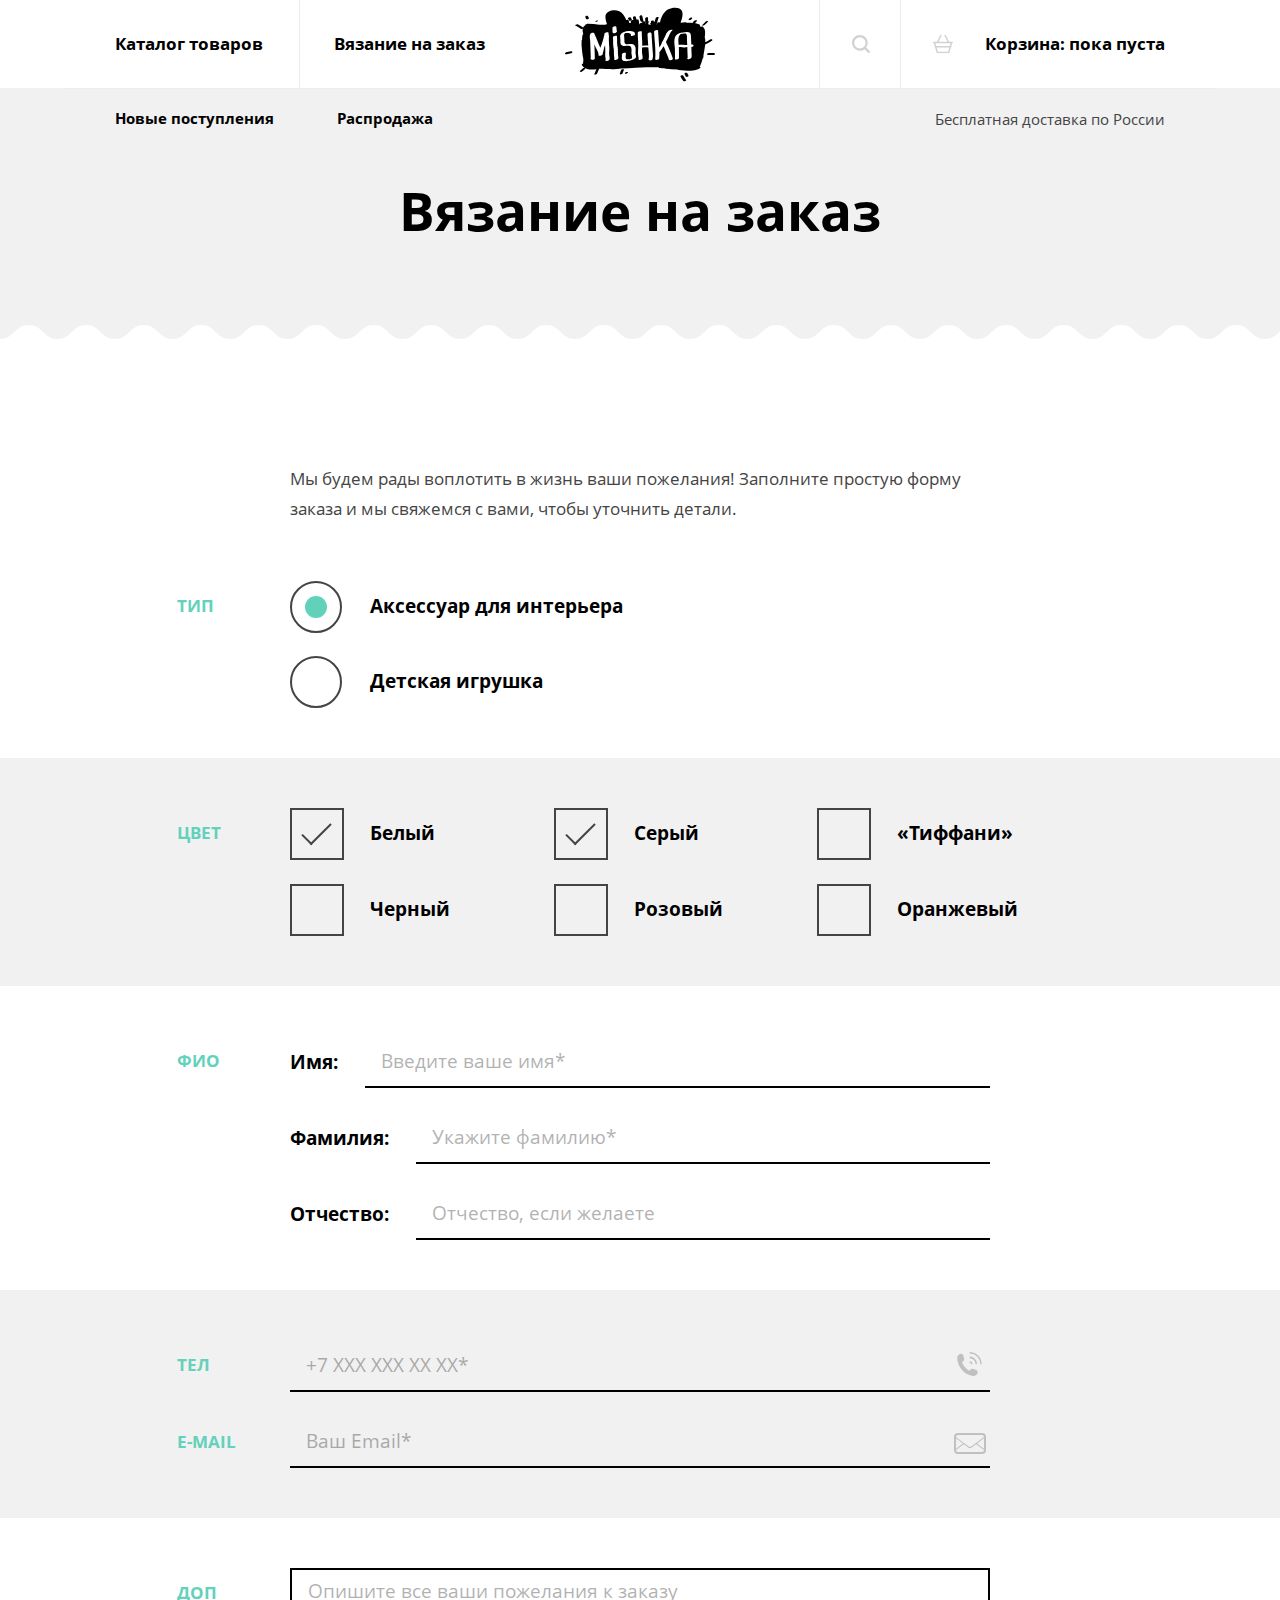
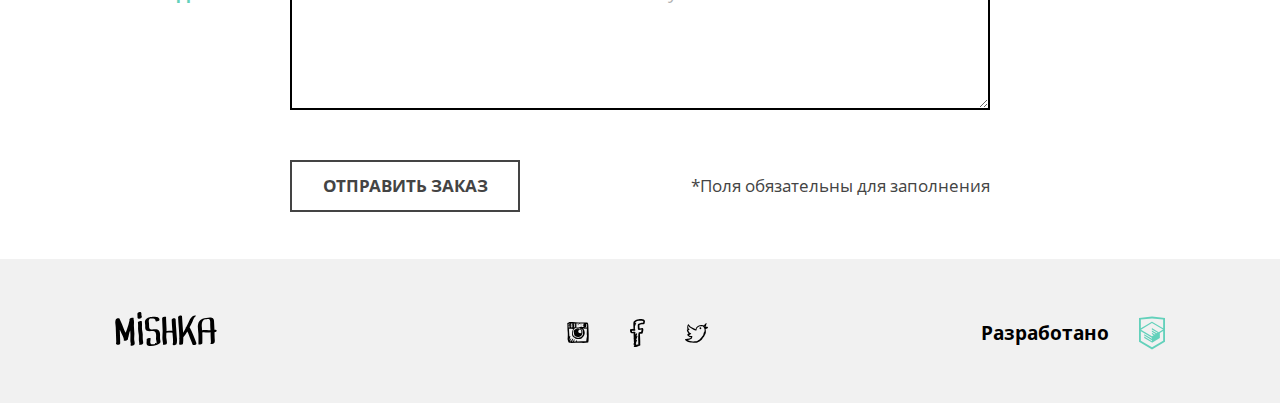
<file: form.html>
<!DOCTYPE html><html lang="ru"><head><meta charset="UTF-8"><meta name="viewport" content="width=device-width,initial-scale=1"><title>Мишка — форма заказа</title><link rel="preload" href="fonts/opensans-regular.woff" as="font"><link rel="preload" href="fonts/opensans-bold.woff" as="font"><link rel="stylesheet" href="css/style.min.css"><script src="js/picturefill.min.js"></script></head><body><div style="display: none;"><svg xmlns="http://www.w3.org/2000/svg" xmlns:xlink="http://www.w3.org/1999/xlink"><symbol id="icon-cart" viewBox="264.205 370.961 20.294 18.849"><path d="M283.75 378.19h-3.151l-3.407-6.814a.75.75 0 1 0-1.341.671l3.071 6.143h-9.138l3.072-6.143a.75.75 0 0 0-1.341-.671l-3.407 6.814h-3.151a.75.75 0 0 0 0 1.5h.157l.855 2.991a.737.737 0 0 0-.316.595c0 .396.309.71.697.739l1.656 5.795h12.697l1.656-5.795a.745.745 0 0 0 .698-.739.738.738 0 0 0-.316-.596l.854-2.991h.157a.75.75 0 1 0-.002-1.499zm-4.181 10.121h-10.433l-1.224-4.284h12.881l-1.224 4.284zm1.653-5.785h-13.739l-.81-2.836h15.359l-.81 2.836z"></path></symbol><symbol id="icon-fb" viewBox="56.519 49.996 14.962 27.718"><path d="M68.181 55.188c1.026.029 1.993 0 2.681-.3.391-.818.556-1.854.619-2.989-.19-.015-.062-.337-.207-.399-.029-.202-.278-.195-.309-.398-.277-.165-.457-.422-.723-.598-.727-.162-1.44-.335-2.164-.499-.849.044-1.895-.103-2.58.1-2.619-.04-3.997 1.12-5.259 2.392-.023.078-.003.197-.105.199-.574 1.587-.125 3.621-.204 5.581.099.436.107.958.204 1.395-.998.296-2.212.387-3.402.499-.317.324-.178 1.089-.206 1.693.085.583.278 1.06.413 1.595.211.193.596.396.825.498.065.029.071.082.103.1.506.268 1.451.008 2.268.1-.136 1.978.256 3.915 0 5.68.007.327.295.382.208.798-.001.963-.067 1.99.208 2.69-.287.455-.497.982-.415 1.794.122.016.114.157.105.299-.075.47.643.175.515.698.162.456-.428.184-.413.498v.896c.53.285 1.462.182 2.268.199.908-.419 2.188-.479 2.785-1.196.459.235.916-.014 1.238-.199-.018-.315.273-.333.205-.698-.004-.328-.173-.496-.103-.896v-2.89c-.206-2.293-.048-4.938-.309-7.176.888-.105 1.917-.075 2.578-.398.357-.451.377-1.23.516-1.895.177-.226.221-.583.206-.996.19-.213.068-.729.104-1.096-.141-.595-.168-1.3-.825-1.39-.884-.235-2.043.595-2.991.299.049-1.134-.293-2.342 0-3.388.746-.181 1.446-.4 2.166-.602zm-3.818 4.783c.117.254.254.486.414.698.079.022.203.003.205.101a10.319 10.319 0 0 0 3.096-.299c0 .998-.271 1.733-.518 2.492-.662.045-1.467.3-1.958.198-.276.165-.372.506-.62.698-.049.441.142.495 0 .797-.201.137-.055.611-.205.796v1.496c.085.281-.146.258-.104.497v3.488c-.085.281.146.258.104.498v2.989c.063.271-.132.791.103.896-.07.364-.412-.021-.824.1-.528.122-.926.369-1.548.4.117-.353.32-.622.311-1.097.049-.381-.365-.312-.516-.49.193-.644.562-1.117.722-1.793.197-.515.714-1.298.31-1.794-.522-.105-.521.293-.826.398-.022.077-.002.196-.103.199-.023.077-.003.196-.103.199.01.12-.151.062 0 0 .022-.078.002-.197.103-.199.023-.077.002-.197.103-.199v-.299c.368-.575.67-1.214.826-1.993.191-.28.283-.656.412-.997.156-.262.34-.869.104-1.195-.517.033-.796.295-.93.697-.32-.189.161-.434.104-.697.138-.231.169-.566.309-.797.202-.413.564-1.304 0-1.596-.438-.023-.612.207-.723.498-.214.191-.43.383-.516.698-.373-.07-.143-.727-.206-1.097-.067-.52.122-.899 0-1.195-.56-.799-2.026-.105-3.197-.299-.108-.307-.222-.984-.104-1.195 1.045-.088 2.479.201 3.197-.199.024-.078.003-.197.104-.199.094-.723-.271-1-.515-1.396.232-.806.04-2.02.104-2.989.233-.141.328-.414.515-.598.112-.955.673-1.476.722-2.49-.273.001-.607-.055-.619.199-.302-.114-.382.479-.515.199-.112-.541.246-.626.309-.997.599-.418 1.212-.82 1.856-1.195 1.741-.244 4.648-.449 6.086.198.051.616-.287.854-.207 1.496h-1.546c-1.092.24-1.987.672-2.991.997-.24.066-.276.331-.516.398-.036.396-.225.646-.311.996-.079 1.431.133 2.589.102 3.978z"></path></symbol><symbol id="icon-insta" viewBox="53.115 53.19 21.769 21.334"><path d="M74.881 65.336c-.013-2.395-.344-4.788-.303-7.135a37.854 37.854 0 0 0-.152-2.278c-.105-.3-.111-.699-.152-1.062-.26-.17-.222-.64-.456-.835-.423-.233-1.201-.114-1.744-.22-.657-.026-1.254-.115-1.899-.153-1.936-.101-3.973-.076-5.996-.076-2.001 0-3.954-.145-5.695-.379h-2.202c-.097.004-.105.098-.227.076-.599.034-1.077.188-1.595.303-.21.119-.421.235-.683.304-.136.192-.513.145-.607.379-.186.212.185.451 0 .607v.911c.173.13.027.58.075.835v.987c-.017 1.281.134 2.397.076 3.72.467 2.762.374 6.537.076 9.413.155.579.363 1.105.455 1.746.256.479.335 1.133.683 1.52.502.206 1.233.186 1.898.229.383.098.667.293 1.14.3 2.843-.21 5.496-.154 8.427-.229 2.704.24 5.802.188 8.275-.228.195-.134.128-.529.228-.76-.056-.385.207-.449.228-.759.131-2.395.164-4.789.15-7.216zm-12.982-6.225c.757-.153 1.48-.341 2.429-.304.71.076 1.287.283 1.897.456.116.184-.243.547.153.684v.076c.059.017.149.002.151.076.445.035.794.167 1.063.379.45.055.536.476 1.138.3-.091.213-.084.524-.075.835.324 1.183.475 2.81.303 4.252-.164.163-.215.442-.303.683-.311.322-.481.785-.836 1.062-.095.236-.25.408-.454.533-.116.213-.206.452-.457.53-.298.163-.577.011-.834-.076-.446.162-.904.312-1.215.607-.816-.096-1.648-.175-2.43-.304-.242-.139-.487-.273-.835-.305a1.997 1.997 0 0 0-.836-.455c-.101-.127-.337-.118-.455-.229-.198-.029-.229-.227-.456-.229-.118-.412-.443-.618-.532-1.062-.226-.331-.308-.805-.455-1.215-.043-1.434.091-2.692.379-3.796.346-.591.779-1.094 1.138-1.67.249.021.365-.09.38-.304.306.053.434-.072.684-.075.257.008.269-.309.458-.449zm-1.67-2.733c-.117-.263-.066-.691-.075-1.062-.007-.285.278-.279.304-.532-.003-.074-.093-.059-.152-.076.126-.146.701-.097.834 0 .132.537-.354.455-.531.684.011.167.322.032.456.076.029.854-.059 1.496 0 2.202h-.456c-.007.234.229.226.456.228-.059.286.092.363.075.607-.226.153-.716.042-1.062.075-.103-.594.235-1.375.151-2.202zm-.683-1.594c.088-.013.134.016.151.076.179.253.01.683-.076.911-.173-.179-.026-.682-.075-.987zm.152 1.822c-.132-.069-.168-.237-.152-.456.132.071.167.238.152.456zm0 1.367c-.058.139-.082-.045-.076-.152.058-.139.081.045.076.152zm-.152.228c.175-.024.084.219.228.227-.009.193-.283.179-.38.077.039-.112.113-.193.152-.304zm-2.354-1.216c.006-.108.013-.214-.076-.228-.073-.733.13-1.415 0-1.973.25-.155.769-.042 1.139-.077v1.139c-.088.064-.203.101-.379.077-.054.28.324.131.379.304.008.853-.056 1.777.152 2.429-.565-.059-.906.107-1.442.076.097-.612-.019-1.435.531-1.594-.012-.141-.257-.047-.304-.153zm-.531 0c-.204.021-.217-.534-.077-.607.328.006.249.501.077.607zm-.152.988c.077-.312.034-.304.075-.683.228.013.26.77-.075.683zm.228-2.05c-.263.054-.273-.266-.153-.38.263-.053.272.267.153.38zm0-1.139c.033.159-.052.201-.076.304-.176.023-.084-.219-.229-.229.025-.102.191-.062.305-.075zm-.228 3.721c.148-.031.11.345-.076.227a.363.363 0 0 0 .076-.227zm-.684-3.721c.029.259-.438.32-.379 0h.379zm-.987.076c-.034.219-.326.179-.379.379-.214-.17.084-.468.379-.379zm-.455.759c.226-.205.451-.41.684-.607-.021-.123.071-.131.076-.228h.229c.102.381-.261.296-.305.531.021.122-.072.131-.075.227.02.335.121.588.075.988-.27.008-.276.28-.607.227.022-.428-.135-.674-.077-1.138zm.076 3.265V57.29c.195-.185.396-.364.607-.532.295.489.179 1.392.455 1.897-.275.157-.75.111-1.062.229zM72.68 69.968c-.109.954-.158 1.968-.379 2.809-2.89.123-6.02.005-8.883.153-.199.045-.273-.031-.229-.229-.253 0-.258.247-.531.229.201-.336.438-.898.151-1.291-.797.013-.797.821-1.138 1.291-.686-.053-1.137.127-1.823.075.18-.705.75-1.021.911-1.745-.395-.55-.989.138-1.214.455-.204.48-.557.81-.76 1.29H57.8c.238-.469.489-.926.759-1.366.171-.512.625-.741.683-1.367-.157-.28-.42-.029-.683 0-.123.182-.272.335-.38.531-.232.376-.501.714-.684 1.14-.181.208-.335.003-.53.227-.389.271-.581.736-.988.987-.174-.06.039-.356.153-.38.045-.181-.096-.55.075-.607.063-.366.212-.647.379-.91.119-.742.521-1.199.684-1.898-.559.099-.674.643-.988.987-.212.445-.542.772-.683 1.291-.174-.131-.028-.58-.076-.836.122-.586.298-1.119.38-1.746.133-.22.173-.535.228-.834.168-.209.046-.61-.077-.761-.226.027-.374.133-.455.304-.192-.032-.193.506-.304.304-.045-2.587-.451-4.812-.456-7.438.026-.331-.183-.424-.228-.685 1.629.028 3.121.091 4.783.229-.089.139-.199.257-.304.379-.144.07-.226.173-.378.304-.604 1.653-.975 3.984-.607 6.15.229.58.589 1.029.986 1.441.907.485 1.635 1.149 2.506 1.671 1.701.361 3.84.369 5.541 0 .236-.12.484-.226.685-.38 1.364-1.242 2.753-2.459 2.961-4.859v-1.367c-.197-1.598-.688-2.905-1.747-3.644.331-.22 1.099.043 1.67.076.223.013.447.014.684 0 .408-.024.928-.055 1.443 0 .144.187.113.544.228.76-.062 1.684-.192 3.3-.152 5.087.103.454.127.986.229 1.441-.091.973-.237 1.89-.457 2.732zm.379-11.16c-.639-.12-1.232-.284-1.897-.379.072-.333.799-.01.987-.228.385-.223.295-.92.304-1.51.032-.348.114-.644.076-1.063-.401-.951-1.783-.421-2.886-.455-.225.718-.47 1.8-.304 2.657.169.49 1.024.292 1.519.456-.14.332-.688.057-.987.076-.296-.083-.707-.052-.986-.151-2.285.078-4.284.004-6.529.151.117-1.248.063-2.465-.076-3.645h3.112c-.344.364-.912.507-1.29.835-.44.244-.861.505-1.139.911.249.134.535-.245.759-.379.355-.074.479-.381.835-.455.423-.438 1.096-.625 1.67-.912.378-.022.697.013.987.077 1.283.007 2.456.126 3.796.076.614.145 1.45.069 1.974.304.107.298.231.579.305.911.008.986-.149 1.816-.23 2.723zm-5.845-3.72c.11-.047-.009-.092 0 0zm0 0c-.529.154-1.019.348-1.367.682.484-.198 1.059-.306 1.367-.682zm1.062.607c.111-.047-.007-.091 0 0zm-1.746.911c.727-.158 1.181-.591 1.746-.911-.437.019-.592.32-.987.379-.215.217-.6.26-.759.532zm-.683-.835c-.111.047.007.092 0 0zm-.683.607c.11-.046-.008-.092 0 0zm-.075.076c.063.014.07-.03.075-.076-.064-.014-.072.03-.075.076zm-.077.076c.064.014.072-.03.077-.076-.067-.013-.072.029-.077.076zm-.834.608c.346-.134.613-.348.834-.607a2.018 2.018 0 0 0-.834.607zm2.276.987c.533-.049.749-.416 1.215-.531.284-.298.784-.381.987-.76-.56.023-.766.399-1.216.531-.284.297-.751.413-.986.76zm-2.276-.987c-.317-.074-.016.227 0 0zm-.533.379c.021.021.115-.037.076-.077-.021-.02-.116.038-.076.077zm2.809.608c-.11.047.007.091 0 0zm-1.14 1.821c-.223-.231-.676-.233-.986-.379-.697-.038-1.223.093-1.746.229-.304.151-.607.304-.91.454-.266.166-.444.417-.76.532-.205.225-.352.51-.684.607-.004.223-.173.281-.304.379-.089.115-.094.312-.227.381-.007.12.036.29-.076.303.108 1.512.291 2.948.683 4.177.287.623.975.846 1.442 1.29.589.297 1.328.444 2.126.531.277-.052.553-.105.911-.076a5.088 5.088 0 0 0 2.81-1.441c.1-.281.252-.508.455-.684-.254-.671.293-1.098.455-1.59.002-1.344-.201-2.48-.607-3.415-.256-.579-.92-.751-1.366-1.139-.059-.018-.15-.003-.151-.077-.269-.136-.733-.239-1.065-.082zm-3.415 4.327c-.113-.063-.109-.244-.152-.379.256-.078.118.237.152.379zm.076.305c.041-.117.079-.006.076.075-.04.118-.079.005-.076-.075zm.456-2.051c.015-.086.075-.042.075 0-.014.087-.075.043-.075 0zm1.67-2.125c-.203.258.041.576.077.836-.305-.039-.574-.887-.077-.836zm.379 3.948c-.04-.038.055-.097.076-.076.04.038-.054.097-.076.076zm.759 2.884c.034-.109.066.008.152 0-.018.097-.15.077-.152 0zm2.201-2.581c-.233-.057-.145.208-.379.152.069-.159.118-.338.229-.455.134.019.172.13.15.303zm-1.137-3.796c.211.119.441.217.606.381.085.219.243.363.38.529.058.778.179 1.492.151 2.354-.257.099-.438.271-.683.381-.78-.006-1.358-.212-1.897-.456-.171-.259-.355-.505-.532-.759v-1.062c.17-.185.319-.391.456-.607.228-.127.508-.201.454-.607-.038-.062-.078-.124-.075-.229.158.045.245.159.379.229.323.017.41-.2.761-.154z"></path></symbol><symbol id="icon-logo-footer" viewBox="0 0 101.615 34.056"><path d="M19.135 21.495c-.083-2.683-.51-5.347-.475-8.035.028-2.174.389-4.41-.36-6.495.047-.237.096-.473.14-.711.193-1.045-3.271-.492-3.813.464-.343.28-.519.615-.375.957.037.086.069.174.102.261-.656 3.204-1.57 6.306-2.621 9.412-.402 1.188-.888 2.349-1.298 3.533-.582-1.104-1.169-2.194-1.643-3.377-1.374-3.433-2.612-6.902-4.287-10.206.19-1.528-3.204-1.368-3.873.032-.809 1.694-.705 3.403-.438 5.214.3 2.042.353 4.05.377 6.111.047 3.976.358 7.943.417 11.919-.354.395-.461.881-.091 1.375.162.216.361.382.571.549.904.724 3.5.107 3.496-1.271-.014-4.123-.312-8.238-.42-12.358a98.054 98.054 0 0 1-.024-1.21l.171.434c.64 1.604 1.31 3.163 2.185 4.654.868 1.478 1.303 3.064 1.803 4.677-.189.217-.303.462-.233.708-.039.18.07.292.251.36.639.548 1.841.274 2.509-.007a6.07 6.07 0 0 0 .826-.424c.345-.212.883-.679.729-1.159l-.087-.279c.47-1.27.709-2.589.965-3.93.272-1.428.782-2.78 1.295-4.133.052.619.106 1.238.156 1.855.204 2.554.033 5.072.007 7.626-.008.847.054 1.633.219 2.461.068.343.367 1.808.281 1.887-.611.564-.433 1.257.385 1.437.915.201 2.081-.105 2.77-.742 1.198-1.106.632-2.845.361-4.241-.452-2.342.095-4.964.022-7.348zm8.364.675c-.074-1.988-.765-3.862-.774-5.872-.011-2.305.181-4.593-.155-6.886-.106-.725-4.056.1-3.917 1.05.309 2.11.197 4.229.159 6.354-.037 2.044.468 3.898.73 5.904.269 2.054-.084 4.157.149 6.213.109.962.75 2.743.089 3.58-.42.532 1.469.342 1.553.326.769-.142 1.793-.392 2.304-1.038.653-.828.196-2.426.053-3.357-.316-2.059-.114-4.195-.191-6.274zm16.329-3.319c-2.062-2.784-5.889-.78-8.561-1.54-1.377-.392-1.395-2.271-1.392-3.396.004-1.426-.114-2.732-.273-4.146-.119-1.052-.024-2.121.746-2.904.142-.144.859-.336.81-.339a8.132 8.132 0 0 1 1.067-.093c1.549-.066 4.613.232 4.019 2.483-.266 1.01 3.596.431 3.877-.637 1.213-4.598-7.284-3.714-9.686-3.078-2.21.588-4.648 1.846-4.775 4.399-.061 1.219.273 2.379.325 3.587.061 1.39-.198 2.776.289 4.118 1.082 2.982 5.52 1.576 7.778 1.745 3.845.287 2.697 5.469 2.748 7.883.027 1.288 1.181 3.429.211 4.507-.595.662-1.982.699-2.792.768-.813.068-2.201.312-2.742-.461-.993-1.418.091-3.799-.121-5.425-.121-.924-4.066-.095-3.917 1.05.342 2.627-1.399 6.145 2.402 6.596 2.441.289 5.191-.161 7.5-.928 1.196-.396 2.307-.942 3.243-1.793 1.035-.941.694-2.348.417-3.547-.677-2.918.731-6.279-1.173-8.849zm17.327-.189c-.122-3.777-.69-7.513-.706-11.297-.008-1.971-3.963-1.305-3.957.343.015 3.608.497 7.167.682 10.764l.013.221c-1.949-.018-3.899.177-5.853.246.201-4.633-.611-9.227-.435-13.857.022-.582-3.874-.09-3.917 1.049-.171 4.475.587 8.915.453 13.392-.064 2.136-.245 4.264-.259 6.402-.007 1.095.171 2.183.329 3.263.146.999.484 2.331.182 3.318-.237.772 3.561.29 3.862-.694.544-1.778-.222-4.039-.405-5.839-.175-1.725-.039-3.499.083-5.248 2.03-.13 4.059-.297 6.08-.012.09 1.378.196 2.754.322 4.134a45.83 45.83 0 0 1 .196 3.475c.015 1.019.142 2.496-.221 3.461-.773 2.057 3.15 1.889 3.723.364.703-1.87.502-4.199.383-6.164-.148-2.443-.477-4.874-.555-7.321zm16.932 4.474c-.939-2.758-2.373-5.177-3.616-7.797 1.001-1.949 2.018-3.898 2.932-5.888.831-1.808 1.446-3.819 3.08-5.092.574-.447.55-.896-.255-.951-.875-.061-2.064.192-2.77.742-1.485 1.158-2.427 2.563-3.201 4.268a160.304 160.304 0 0 1-2.914 6.075l-.224.443c-.49.315-.785.762-.639 1.266-.792 1.563-1.6 3.117-2.499 4.61-.299-5.534-.955-11.061-1.15-16.6-.045-1.27-3.971-.479-3.917 1.049.243 6.868 1.219 13.719 1.286 20.587l-.047.051c-.301.308-.19.494.051.602a60.756 60.756 0 0 1-.209 5.254c-.472.745.463 1.139 1.084 1.139h.096c.739 0 2.626-.35 2.718-1.364.191-2.1.251-4.196.232-6.291 1.59-1.715 2.89-3.63 4.055-5.635.759 1.48 1.482 2.972 1.989 4.582.861 2.741 2.299 5.261 3.131 8.014.544 1.806 4.457.738 3.917-1.049-.829-2.753-2.204-5.297-3.13-8.015zm23.503-4.635c-.21-.832-1.372-.849-2.271-.77-.012-.335-.02-.671-.036-1.006-.125-2.661-.165-5.379-.392-8.032-.209-2.458-1.585-3.337-3.972-3.247-2.416.092-5.229.527-7.482 1.403-2.607 1.014-4.058 2.935-4.559 5.681-.549 3.014.24 6.219.373 9.246.154 3.503.066 7.014.062 10.519 0 .573 3.916.031 3.917-1.049.003-2.776.042-5.551 0-8.327a52.196 52.196 0 0 0-.102-2.444c1.369-.593 3.687.012 5.05.141 1.107.104 2.169-.166 3.244-.292.021 2.312.107 4.635.202 6.944.049 1.184.477 3.53-.354 4.511-.437.516 1.48.343 1.555.33.793-.146 1.761-.401 2.303-1.041.949-1.12.456-3.79.401-5.126-.078-1.91-.102-3.824-.141-5.737 1.154-.147 2.417-.854 2.202-1.704zm-14.618-.15c-.103-1.245-.217-2.49-.303-3.743-.16-2.331.117-5.583 2.29-6.999.58-.379 1.675-.315 2.354-.438.97-.176 1.956-.389 2.829.19 1.21.802.912 3.657.911 4.869-.003 2.005.207 4.001.31 6.003-.552.055-1.111.089-1.683.076-2.286-.053-4.544-.413-6.708.042zM24.108 6.7a3.157 3.157 0 0 0 1.477-.524l.256-.216c.52-.335.972-.827.728-1.361-.504-1.105-.423-2.231-.416-3.414.006-.958-.963-1.246-1.781-1.174-.723.063-2.168.581-2.175 1.52-.006.993-.071 2.016.109 2.992-.047.113-.074.239-.104.355-.055.212.016.42.142.59l.002.134.015.335a.901.901 0 0 0 .429.53c.388.233.878.275 1.318.233z"></path></symbol><symbol id="icon-logo-htmlacademy" viewBox="0 0 26.943 34.09"><path d="M13.62.017L13.472 0 0 1.412v24.661l13.473 8.017 13.43-7.99.042-.025V1.412L13.62.017zm11.399 12.11L13.495 5.334l-.001-.104-.087.05-.088-.056v.109L1.925 12.118V3.147l11.548-1.212L25.02 3.147v8.98zm-11.614-5.34L24.923 13.5l-4.479 2.64-7.093-4.221-.014 1.415 5.904 3.513-.86.507-5.03-2.992-.014 1.415 3.827 2.275-.782.523-3.031-1.787-.014 1.413 1.853 1.091-1.8 1.081-11.356-6.751 11.371-6.835zm-11.48 8.34l11.411 6.791.016 1.044-7.942-4.728-.015 1.416 7.979 4.795.018 1.076-7.973-4.74-.013 1.414 8.021 4.822.046.025 8.143-4.872-.011-5.177 3.415-2.036v10.021L13.472 31.85 1.925 24.979v-9.852z"></path></symbol><symbol id="icon-mail" viewBox="0 0 32 32"><path d="M28 5H4a4 4 0 0 0-4 4v13a4 4 0 0 0 4 4h24a4 4 0 0 0 4-4V9a4 4 0 0 0-4-4zM2 10.25l6.999 5.25L2 20.75v-10.5zM30 22c0 1.104-.898 2-2 2H4c-1.103 0-2-.896-2-2l7.832-5.875 4.368 3.277a3 3 0 0 0 3.599 0l4.369-3.277L30 22zm0-1.25l-7-5.25 7-5.25v10.5zm-12.801-2.148c-.35.263-.763.4-1.199.4s-.851-.139-1.2-.4L10.665 15.5l-.833-.625L2 9.001V9c0-1.103.897-2 2-2h24c1.102 0 2 .897 2 2l-12.801 9.602z"></path></symbol><symbol id="icon-phone" viewBox="0 0 24.829 24.333"><path d="M17.321 24.333h-1.115c-4.904-.58-8.497-2.857-11.11-5.772C2.473 15.637.402 11.875 0 6.817V5.459c.091-.921.544-1.55 1.067-2.086.65-.666 1.63-1.522 2.522-1.553.659-.022 1.78.451 2.232 1.066.388.53.595 1.59.775 2.378.185.797.6 1.95.485 2.717-.176 1.196-1.764 1.703-2.231 2.572 1.551 3.721 4.089 6.456 7.472 8.345.847-.465 1.595-1.864 2.767-1.892.428-.012.972.209 1.406.34.477.143.891.326 1.311.484.705.266 1.957.621 2.378 1.213.433.61.681 1.608.581 2.231-.194 1.234-2.227 2.603-3.444 3.059zM12.529 1.528c5.949 0 10.771 4.822 10.771 10.771h1.529C24.829 5.507 19.323 0 12.529 0v1.528z"></path><path d="M12.529 9.327v1.552a1.42 1.42 0 0 1 1.421 1.42h1.553a2.973 2.973 0 0 0-2.974-2.972zm0-3.081a6.054 6.054 0 0 1 6.056 6.054h1.588a7.642 7.642 0 0 0-7.644-7.641v1.587z"></path></symbol><symbol id="icon-search" viewBox="-0.8 -0.8 17.6 17.6"><path d="M16.47 14.93l-3.415-3.415A7.67 7.67 0 0 0 14.6 6.899C14.6 2.646 11.153-.8 6.9-.8S-.8 2.646-.8 6.899s3.446 7.7 7.699 7.7c1.734 0 3.326-.58 4.613-1.546l3.417 3.416c.203.202.418.33.771.33a1.1 1.1 0 0 0 1.1-1.1c0-.24-.061-.499-.33-.769zM1.399 6.899a5.5 5.5 0 1 1 11 0c0 3.038-2.462 5.5-5.5 5.5s-5.5-2.461-5.5-5.5z"></path></symbol><symbol id="icon-twitter" viewBox="52.253 53.771 23.494 20.168"><path d="M75.706 57.855c-.227-.366-.909-.277-1.407-.371h-1.112c.142-.353.343-.646.52-.963.056-.438.254-.734.223-1.26.129-.167.176-.417.296-.593.104-.144.242-.477.074-.667-.051-.221-.295-.249-.593-.222a.515.515 0 0 0-.222.148c-.448.433-.778 1.014-1.261 1.408-.009.008-.062 0-.074 0-.087.005-.033.046-.075.074-.146.098-.257.152-.369.223-.284.176-.547.445-.891.519-.529-.211-1.156-.326-1.852-.37-1.157.102-2.303.215-3.038.741-.911.35-1.477 1.042-2.149 1.63-.049.32-.342.398-.37.741-.005.045-.012.088-.073.074.043.241-.051.345-.074.519-.001.133.199.431 0 .52-.822-.12-1.485-.63-2.149-.964-.718-.36-1.468-.604-2.074-1.111-.716-.322-1.26-.816-1.778-1.334-.208-.312-.542-.496-.667-.89-.379-.164-.175-.912-.741-.889-.315-.043-.345.199-.444.37-.07.227-.361.232-.371.519-.004.046-.011.088-.074.075-.17 1.089-.527 1.992-.519 3.26.129.415.35.738.593 1.038-.418.051-.716.222-.89.519-.06 1.073.378 1.647.742 2.297.134.384.352.685.593.963.017.229.206.288.296.445.019.105.123.125.149.223-.04.105.289.18.073.221-.413.131-1.016.07-1.259.371-.109.279-.109.833 0 1.111.034.237.282.262.296.519.499.417 1.082.747 1.631 1.112.574.166 1.211.271 1.852.37-.102.343-.338.551-.593.741-.78.381-1.849.474-2.742.74-.555.038-.956.23-1.556.223-.333.127-.854.075-1.112.223-.122.068-.102.096-.222.221-.134.412.111.74.444.89-.005.253.219.276.371.371.089.183.254.29.445.37.544.468 1.268.759 1.927 1.112.83.183 1.648.376 2.52.519.896.116 1.901.124 2.816.222h.963c.511.132 1.23.054 1.853.074.095-.102.322-.073.519-.074.522-.269 1.196-.385 1.631-.74.574-.241.989-.642 1.557-.89.866-.765 1.937-1.324 2.519-2.37.205-.189.351-.438.445-.74.265-.156.385-.454.593-.667.404-.41.706-.924 1.037-1.4.319-.496.576-1.054.89-1.556-.01-.405.306-.484.296-.89.193-.226.177-.662.371-.88-.033-.255.029-.415.074-.594.047-1.281-.047-2.422-.297-3.407.588-.155 1.181-.302 1.631-.593.52-.206.993-.603.808-1.281zm-3.408 4.076c-.153.859-.615 1.41-1.038 2.001.059.379-.104.538-.073.889a4.303 4.303 0 0 0-.371 1.037c-.203.267-.332.606-.519.89-.366.548-.777 1.051-1.186 1.557-.378.56-.912.965-1.334 1.481-.42.493-.942.885-1.407 1.334-.474.17-.89.396-1.26.667a5.06 5.06 0 0 0-.667.296c-.177.146-.499.145-.668.29-1.086.147-2.3.17-3.555.148-1.031-.105-2.115-.159-3.039-.371-.922-.189-1.511-.712-2.297-1.037.153-.242.634-.154.963-.222.031-.166.394-.003.444-.149.257.06.285-.109.52-.07.563-.201 1.23-.302 1.705-.593.282-.138.406-.434.667-.593.033-.189.104-.341.222-.444.047-.275.201-.441.148-.815.111-.21.299-.343.296-.667-.074-.147-.128-.316-.296-.371-.026-.196-.377-.067-.444-.222-.255.032-.416-.029-.593-.075-.154-.043-.487.092-.519-.073-.842-.023-1.3-.43-1.853-.74.431-.262 1.032-.353 1.333-.742.516-.076 1.058-.129 1.112-.666 0-.717-.771-.661-1.333-.815-.773-.66-1.194-1.672-1.779-2.52.238-.157.564-.226.741-.444.454.058.54-.251.667-.52.019-.488-.333-.605-.593-.815a3.49 3.49 0 0 1-.667-.74c-.003-.818-.021-1.652.074-2.372.063-.014.07.029.074.074.227.441.559.775.815 1.186.532.357.925.853 1.556 1.112.452.413 1.108.621 1.557 1.038.601.263 1.158.57 1.704.889.669.194 1.056.673 2.001.593.198-.098.394-.199.593-.297.258-.456-.059-1.079.147-1.63.255-.659.797-1.031 1.26-1.481.29-.155.555-.335.815-.519.347-.098.675-.216.964-.37a6.223 6.223 0 0 0 1.037-.148h1.26c.244.052.475.119.74.148.209.137.38.313.666.371.789.693 1.271 1.696 1.409 3.039-.122.484.053.873.001 1.481zm.296-5.632c-.129.34-.23.707-.593.815-.017-.105-.122-.125-.147-.222-.012-.209.209-.186.296-.296.162-.085.245-.248.444-.297-.007-.09.108-.046 0 0zm-5.484 3.038c.163.135.284.31.519.371.101.221.314.327.594.37.047-.15.346-.049.37-.222.174-.023.166-.229.296-.297-.018-.55-.129-1.006-.37-1.333-.758-.423-1.676.039-1.409 1.111z"></path></symbol></svg></div><header class="header"><nav class="main-nav main-nav--no-js container"><div class="main-nav__logo-wrapper"><a class="main-nav__logo header-logo" href="index.html" aria-label="Мишка"><picture><source media="(min-width: 1150px)" srcset="img/logo-desktop.svg"><source media="(min-width: 768px)" srcset="img/logo-tablet.svg"><img class="header-logo__image" src="img/logo-mobile.svg" width="86" height="35" alt="Логотип сайта Мишка"></picture></a><button class="main-nav__toggle main-nav__toggle--off" id="toggle-button" type="button" aria-label="Меню"></button></div><ul class="main-nav__site-list site-navigation"><li class="site-navigation__item"><a class="site-navigation__link" href="catalog.html">Каталог товаров</a></li><li class="site-navigation__item"><a class="site-navigation__link">Вязание на заказ</a></li></ul><ul class="main-nav__user-list user-navigation"><li class="user-navigation__item"><a class="user-navigation__link user-navigation__link--search" href="#"><svg class="user-navigation__link-image" width="18" height="18"><use xlink:href="#icon-search"></use></svg> <span class="user-navigation__link-text">Поиск по сайту</span></a></li><li class="user-navigation__item"><a class="user-navigation__link user-navigation__link--cart" href="#"><svg class="user-navigation__link-image" width="20" height="19"><use xlink:href="#icon-cart"></use></svg> Корзина: пока пуста</a></li></ul><ul class="main-nav__stock-list stock-navigation"><li class="stock-navigation__item"><a class="stock-navigation__link" href="#">Новые поступления</a></li><li class="stock-navigation__item"><a class="stock-navigation__link" href="#">Распродажа</a></li></ul><p class="main-nav__text">Бесплатная доставка по России</p></nav></header><main class="main"><header class="main__header"><div class="main__header__container container"><h1 class="main__title">Вязание на заказ</h1></div></header><form class="form-feedback" action="https://echo.htmlacademy.ru" method="post"><p class="form-feedback__description container">Мы будем рады воплотить в жизнь ваши пожелания! Заполните простую форму заказа и мы свяжемся с вами, чтобы уточнить детали.</p><div class="form-feedback__block-wrapper"><fieldset class="form-feedback__fieldset form-feedback__fieldset--type container"><legend class="form-feedback__legend"><span class="form-feedback__legend-text">Тип</span></legend><div class="form-feedback__container form-feedback__container--type"><p class="form-feedback__input-wrapper form-feedback__input-wrapper--type"><input class="form-feedback__radio visually-hidden" type="radio" id="interior" name="type" checked=""> <label class="form-feedback__label-radio" for="interior">Аксессуар для интерьера</label></p><p class="form-feedback__input-wrapper form-feedback__input-wrapper--type"><input class="form-feedback__radio visually-hidden" type="radio" id="toy" name="type"> <label class="form-feedback__label-radio" for="toy">Детская игрушка</label></p></div></fieldset></div><div class="form-feedback__block-wrapper form-feedback__block-wrapper--gray"><fieldset class="form-feedback__fieldset form-feedback__fieldset--color container"><legend class="form-feedback__legend"><span class="form-feedback__legend-text">Цвет</span></legend><div class="form-feedback__container form-feedback__container--color"><p class="form-feedback__input-wrapper form-feedback__input-wrapper--color"><input class="form-feedback__checkbox visually-hidden" type="checkbox" id="color-white" name="color-white" checked=""> <label class="form-feedback__label-checkbox" for="color-white">Белый</label></p><p class="form-feedback__input-wrapper form-feedback__input-wrapper--color"><input class="form-feedback__checkbox visually-hidden" type="checkbox" id="color-gray" name="color-gray" checked=""> <label class="form-feedback__label-checkbox" for="color-gray">Серый</label></p><p class="form-feedback__input-wrapper form-feedback__input-wrapper--color"><input class="form-feedback__checkbox visually-hidden" type="checkbox" id="color-tiffany" name="color-tiffany"> <label class="form-feedback__label-checkbox" for="color-tiffany">«Тиффани»</label></p><p class="form-feedback__input-wrapper form-feedback__input-wrapper--color"><input class="form-feedback__checkbox visually-hidden" type="checkbox" id="color-black" name="color-black"> <label class="form-feedback__label-checkbox" for="color-black">Черный</label></p><p class="form-feedback__input-wrapper form-feedback__input-wrapper--color"><input class="form-feedback__checkbox visually-hidden" type="checkbox" id="color-pink" name="color-pink"> <label class="form-feedback__label-checkbox" for="color-pink">Розовый</label></p><p class="form-feedback__input-wrapper form-feedback__input-wrapper--color"><input class="form-feedback__checkbox visually-hidden" type="checkbox" id="color-orange" name="color-orange"> <label class="form-feedback__label-checkbox" for="color-orange">Оранжевый</label></p></div></fieldset></div><div class="form-feedback__block-wrapper"><fieldset class="form-feedback__fieldset form-feedback__fieldset--name container"><legend class="form-feedback__legend"><span class="form-feedback__legend-text">ФИО</span></legend><div class="form-feedback__container"><p class="form-feedback__input-wrapper form-feedback__input-wrapper--name"><label class="form-feedback__label" for="firstname">Имя:</label> <input class="form-feedback__input-text" type="text" id="firstname" name="firstname" placeholder="Введите ваше имя*" required=""></p><p class="form-feedback__input-wrapper form-feedback__input-wrapper--name"><label class="form-feedback__label" for="lastname">Фамилия:</label> <input class="form-feedback__input-text" type="text" id="lastname" name="lastname" placeholder="Укажите фамилию*" required=""></p><p class="form-feedback__input-wrapper form-feedback__input-wrapper--name"><label class="form-feedback__label" for="middlename">Отчество:</label> <input class="form-feedback__input-text" type="text" id="middlename" name="middlename" placeholder="Отчество, если желаете"></p></div></fieldset></div><div class="form-feedback__block-wrapper form-feedback__block-wrapper--gray"><fieldset class="form-feedback__fieldset form-feedback__fieldset--contact container"><div class="form-feedback__container"><label class="form-feedback__legend form-feedback__legend--phone" for="phone"><span class="form-feedback__legend-text">Тел</span></label><p class="form-feedback__input-wrapper form-feedback__input-wrapper--contact"><input class="form-feedback__input-text" type="tel" id="phone" name="phone" placeholder="+7 ХХХ ХХХ ХХ ХХ*" required=""> <svg class="form-feedback__input-image form-feedback__input-image--phone" width="25" height="24"><use xlink:href="#icon-phone"></use></svg></p><label class="form-feedback__legend form-feedback__legend--email" for="email"><span class="form-feedback__legend-text">E-mail</span></label><p class="form-feedback__input-wrapper form-feedback__input-wrapper--contact"><input class="form-feedback__input-text" type="email" id="email" name="email" placeholder="Ваш Email*" required=""> <svg class="form-feedback__input-image form-feedback__input-image--email" width="32" height="32"><use xlink:href="#icon-mail"></use></svg></p></div></fieldset></div><div class="form-feedback__block-wrapper"><fieldset class="form-feedback__fieldset form-feedback__fieldset--message container"><legend class="form-feedback__legend"><span class="form-feedback__legend-text">Доп</span></legend><div class="form-feedback__container"><textarea class="form-feedback__input-text form-feedback__textarea" name="message" placeholder="Опишите все ваши пожелания к заказу"></textarea></div></fieldset><div class="form-feedback__submit-wrapper container"><p class="form-feedback__notification">*Поля обязательны для заполнения</p><button class="form-feedback__button button" type="submit">Отправить заказ</button></div></div></form></main><footer class="footer"><div class="footer__container container"><a class="footer__logo footer-logo" href="index.html" aria-label="Мишка"><svg class="footer-logo__image" width="102" height="34"><use xlink:href="#icon-logo-footer"></use></svg></a><ul class="social-links"><li class="social-links__item"><a class="social-links__link" href="https://www.instagram.com" aria-label="Instagram"><svg class="social-links__image" width="22" height="21"><use xlink:href="#icon-insta"></use></svg></a></li><li class="social-links__item"><a class="social-links__link" href="https://www.facebook.com" aria-label="Facebook"><svg class="social-links__image" width="15" height="28"><use xlink:href="#icon-fb"></use></svg></a></li><li class="social-links__item"><a class="social-links__link" href="https://twitter.com" aria-label="Twitter"><svg class="social-links__image" width="23" height="20"><use xlink:href="#icon-twitter"></use></svg></a></li></ul><p class="footer__copyright"><a class="footer__copyright-link" href="https://htmlacademy.ru/intensive/adaptive" aria-label="HTML Academy"><span class="footer__copyright-text">Разработано</span> <svg class="footer__copyright-image" width="27" height="34"><use xlink:href="#icon-logo-htmlacademy"></use></svg></a></p></div></footer><script src="js/index.min.js"></script></body></html>
</file>
<file: css/style.min.css>
@font-face{font-family:"Open Sans";font-style:normal;font-weight:400;font-display:swap;src:local("Open Sans Regular"),local("OpenSans-Regular"),url(../fonts/opensans-regular.woff2) format("woff2"),url(../fonts/opensans-regular.woff) format("woff")}@font-face{font-family:"Open Sans";font-style:normal;font-weight:700;font-display:swap;src:local("Open Sans Bold"),local("OpenSans-Bold"),url(../fonts/opensans-bold.woff2) format("woff2"),url(../fonts/opensans-bold.woff) format("woff")}html{-webkit-box-sizing:border-box;box-sizing:border-box}*,::after,::before{-webkit-box-sizing:inherit;box-sizing:inherit}body{margin:0;padding:0;min-width:320px;font-family:"Open Sans","Arial",sans-serif;font-size:15px;line-height:24px;color:#444;background-color:#fff}img{max-width:100%;height:auto}a{text-decoration:none}.visually-hidden:not(:focus):not(:active),input[type=checkbox].visually-hidden,input[type=radio].visually-hidden{position:absolute;width:1px;height:1px;margin:-1px;border:0;padding:0;white-space:nowrap;-webkit-clip-path:inset(100%);clip-path:inset(100%);clip:rect(0 0 0 0);overflow:hidden}.button,.container{width:320px;padding:0 30px;margin:0 auto}.button{display:block;-webkit-box-sizing:border-box;box-sizing:border-box;padding:14px 10px;width:100%;max-width:320px;border:2px solid #444;font:inherit;font-size:17px;font-weight:700;line-height:20px;color:#444;text-align:center;text-transform:uppercase;text-decoration:none;background-color:#fff;cursor:pointer}.button:hover{color:#fff;background-color:#444}.button:active{color:rgba(255,255,255,.3);background-color:#444}@media (min-width:768px){body{min-width:768px}.container{width:768px;padding:0 50px}}@media (min-width:1150px){body{min-width:1150px}.container{width:1150px}}@font-face{font-family:"Open Sans";font-style:normal;font-weight:400;font-display:swap;src:local("Open Sans Regular"),local("OpenSans-Regular"),url(../fonts/opensans-regular.woff2) format("woff2"),url(../fonts/opensans-regular.woff) format("woff")}@font-face{font-family:"Open Sans";font-style:normal;font-weight:700;font-display:swap;src:local("Open Sans Bold"),local("OpenSans-Bold"),url(../fonts/opensans-bold.woff2) format("woff2"),url(../fonts/opensans-bold.woff) format("woff")}.overlay{position:fixed;z-index:50;left:0;top:0}.header{background-color:#fff;padding:0;margin:0 auto}@media (min-width:768px){.header{background-color:#f1f1f1}.header--index{background-color:#f9f9f9}}@media (min-width:1150px){.header{overflow:hidden}}.main-nav,.main-nav__logo-wrapper{-webkit-box-sizing:border-box;box-sizing:border-box}.main-nav{margin:0 auto;min-width:320px;max-width:1150px;padding-right:0;padding-left:0}.main-nav__logo-wrapper{position:relative;display:-webkit-box;display:-ms-flexbox;display:flex;-webkit-box-pack:center;-ms-flex-pack:center;justify-content:center;padding:22px 30px 21px;border-bottom:1px solid #ececec}.main-nav__toggle{position:absolute;right:30px;top:50%;-webkit-transform:translateY(-50%);transform:translateY(-50%);width:21px;height:21px;padding:0;border:0;background-color:transparent}.main-nav__toggle::after,.main-nav__toggle::before{content:"";position:absolute;top:50%;left:50%;width:28px;height:3px;background-color:#000}.main-nav__toggle::before{-webkit-transform:translate(-50%,-50%) rotate(45deg);transform:translate(-50%,-50%) rotate(45deg)}.main-nav__toggle::after{-webkit-transform:translate(-50%,-50%) rotate(-45deg);transform:translate(-50%,-50%) rotate(-45deg)}.main-nav__toggle--off::before{content:"";position:absolute;top:4px;left:50%;-webkit-transform:translateX(-50%);transform:translateX(-50%);width:20px;height:2px;-webkit-box-shadow:0 6px 0 0 #000,0 12px 0 0 #000;box-shadow:0 6px 0 0 #000,0 12px 0 0 #000}.main-nav--no-js .main-nav__toggle,.main-nav__stock-list,.main-nav__toggle--off::after{display:none}.main-nav__text{display:none;-webkit-box-sizing:border-box;box-sizing:border-box;margin:0;padding:18px 50px;text-align:right}@media (min-width:768px){.main-nav{display:-webkit-box;display:-ms-flexbox;display:flex;-ms-flex-wrap:wrap;flex-wrap:wrap}.main-nav__logo-wrapper{-webkit-box-pack:start;-ms-flex-pack:start;justify-content:flex-start;-webkit-box-flex:1;-ms-flex-positive:1;flex-grow:1;padding:21px 50px;background-color:#fff}.main-nav__toggle{display:none}.main-nav__site-list{-webkit-box-ordinal-group:2;-ms-flex-order:1;order:1}.main-nav__text{display:block;-webkit-box-ordinal-group:3;-ms-flex-order:2;order:2;width:48%}}@media (min-width:1150px){.main-nav__logo-wrapper{-webkit-box-flex:0;-ms-flex-positive:0;flex-grow:0;-webkit-box-ordinal-group:2;-ms-flex-order:1;order:1;padding:7px 0 6px}.main-nav__site-list{-webkit-box-ordinal-group:1;-ms-flex-order:0;order:0}.main-nav__user-list{-webkit-box-ordinal-group:3;-ms-flex-order:2;order:2}.main-nav__stock-list{display:-webkit-box;display:-ms-flexbox;display:flex;-webkit-box-ordinal-group:4;-ms-flex-order:3;order:3}.main-nav__text{-webkit-box-ordinal-group:5;-ms-flex-order:4;order:4;margin-left:auto;width:500px}}.header-logo,.header-logo__image{display:block;width:86px;height:35px}.header-logo[href]:hover{opacity:.6}.header-logo[href]:active{opacity:.3}@media (min-width:768px){.header-logo,.header-logo__image{width:112px;height:46px}}@media (min-width:1150px){.header-logo,.header-logo__image{width:150px;height:75px}}.site-navigation{position:relative;-webkit-box-sizing:border-box;box-sizing:border-box;margin:0;padding-left:0;list-style:none;font-size:17px;font-weight:700}.site-navigation::before{content:none;position:absolute;top:0;right:500px;width:calc(50vw - 575px);height:100%;background-color:#fff}.site-navigation--closed{display:none}.site-navigation__link{display:block;padding:27px 30px 27px 74px;border-bottom:1px solid #ececec;color:#000;text-decoration:none}.site-navigation__link[href]:hover{color:rgba(0,0,0,.6)}.site-navigation__link[href]:active{color:rgba(0,0,0,.3)}@media (min-width:768px){.site-navigation{-ms-flex-wrap:wrap;flex-wrap:wrap;padding-left:50px;width:52%;font-size:15px}.site-navigation,.site-navigation--closed{display:-webkit-box;display:-ms-flexbox;display:flex}.site-navigation__link{padding:18px 37px 18px 0;border-bottom:none}}@media (min-width:1150px){.site-navigation{width:500px;border-bottom:1px solid #ececec;font-size:17px;background-color:#fff}.site-navigation::before{content:""}.site-navigation__item:not(:last-child){margin-right:34px;border-right:1px solid #ececec}.site-navigation__link{padding:32px 36px 32px 0}}.user-navigation{position:relative;-webkit-box-sizing:border-box;box-sizing:border-box;margin:0;padding-left:0;list-style:none;font-size:17px;font-weight:700}.user-navigation::after{content:none;position:absolute;top:0;left:500px;width:calc(50vw - 575px);height:100%;background-color:#fff}.user-navigation--closed{display:none}.user-navigation__link{position:relative;display:block;padding:27px 30px 27px 74px;border-bottom:1px solid #ececec;color:#000;text-decoration:none}.user-navigation__link[href]:hover{color:rgba(0,0,0,.6)}.user-navigation__link[href]:active{color:rgba(0,0,0,.3)}.user-navigation__link-image{position:absolute;left:30px;top:50%;-webkit-transform:translateY(-50%);transform:translateY(-50%);color:rgba(0,0,0,.2);fill:#d3d2d2}.user-navigation__link:active .user-navigation__link-image,.user-navigation__link:hover .user-navigation__link-image{fill:#63d1bb}.user-navigation__link:active .user-navigation__link-image{fill-opacity:.3}@media (min-width:768px){.user-navigation{-ms-flex-wrap:wrap;flex-wrap:wrap;-webkit-box-pack:end;-ms-flex-pack:end;justify-content:flex-end;width:398px;border-bottom:1px solid #ececec;background-color:#fff}.user-navigation,.user-navigation--closed{display:-webkit-box;display:-ms-flexbox;display:flex}.user-navigation__link{border-bottom:none}.user-navigation__link--search{padding:44px 40px;border-left:1px solid #ececec;border-right:1px solid #ececec}.user-navigation__link--cart{padding:32px 50px 32px 84px}.user-navigation__link-image{left:32px}.user-navigation__link-text{position:absolute;overflow:hidden;margin:-1px;border:0;padding:0;width:1px;height:1px;-webkit-clip-path:inset(100%);clip-path:inset(100%);clip:rect(0 0 0 0);white-space:nowrap}}@media (min-width:1150px){.user-navigation{padding-right:50px;width:500px}.user-navigation::after{content:""}.user-navigation__link--cart{padding:32px 0 32px 84px}}.stock-navigation{-ms-flex-wrap:wrap;flex-wrap:wrap;-webkit-box-sizing:border-box;box-sizing:border-box;margin:0;padding-left:50px;list-style:none;font-size:15px;font-weight:700}.stock-navigation__link{display:block;padding:18px 29px 18px 0;color:#000;text-decoration:none}.stock-navigation__link[href]:hover{color:rgba(0,0,0,.6)}.stock-navigation__link[href]:active{color:rgba(0,0,0,.3)}@media (min-width:1150px){.stock-navigation{width:500px}.stock-navigation__item:not(:last-child){margin-right:34px}}.promo,.promo__container{display:-webkit-box;display:-ms-flexbox;display:flex}.promo{position:relative;-ms-flex-wrap:wrap;flex-wrap:wrap;background-color:#f9f9f9;padding:0}.promo::after{content:none;position:absolute;left:0;right:0;background-image:url(../img/bg-zigzag-fill.svg);background-repeat:repeat-x}.promo__container{-webkit-box-orient:vertical;-webkit-box-direction:normal;-ms-flex-direction:column;flex-direction:column;-webkit-box-align:end;-ms-flex-align:end;align-items:flex-end;-webkit-box-sizing:border-box;box-sizing:border-box;padding:71px 0 0;min-height:489px;background-image:url(../img/hero-mobile@1x.jpg);background-size:575px;background-position:center -15%;background-repeat:no-repeat;width:320px;margin:0 auto}@media (-webkit-min-device-pixel-ratio:1.5),(min-resolution:144dpi){.promo__container{background-image:url(../img/hero-mobile@2x.jpg)}}.promo__title{-webkit-box-sizing:border-box;box-sizing:border-box;margin-top:0;margin-bottom:auto;padding:0 30px;width:100%;font-size:27px;font-weight:700;line-height:30px;color:#000;text-align:center}@media (min-width:768px){.promo{padding:0 50px}.promo::after{content:"";bottom:-12px;height:24px;background-size:768px 24px;background-position-x:0}.promo__container{width:768px;min-height:685px;padding:93px 50px 0;background-image:url(../img/hero-tablet@1x.jpg);background-size:1150px;background-position:center bottom}}@media (min-width:768px) and (-webkit-min-device-pixel-ratio:1.5),(min-width:768px) and (min-resolution:144dpi){.promo__container{background-image:url(../img/hero-tablet@2x.jpg)}}@media (min-width:768px){.promo__title{padding:0;font-size:43px;line-height:50px}}@media (min-width:1150px){.promo{padding-left:0;padding-right:0}.promo::after{bottom:-17px;height:34px;background-size:auto 37px;background-position-x:21px}.promo__container{background-image:url(../img/hero-desktop@1x.jpg);background-position:center bottom;width:1150px}}@media (min-width:1150px) and (-webkit-min-device-pixel-ratio:1.5),(min-width:1150px) and (min-resolution:144dpi){.promo__container{background-image:url(../img/hero-desktop@2x.jpg)}}@media (min-width:1150px){.promo__title{padding:0 100px;font-size:53px;line-height:57px}}.promo-list{position:relative;margin:0;padding-left:0;list-style:none;width:100%}.promo-list__link{position:relative;display:block;padding:26px 30px 29px;font-size:19px;font-weight:700;color:#fff;text-decoration:none}.promo-list__link::before{content:"";position:absolute;left:0;right:0;bottom:0}.promo-list__link::after{content:"";position:absolute;top:50%;-webkit-transform:translateY(-50%);transform:translateY(-50%);background-repeat:no-repeat;opacity:.5}.promo-list__link:hover{-webkit-transform:translateY(-5px);transform:translateY(-5px)}.promo-list__link:hover::before{bottom:-5px;height:5px}.promo-list__link:hover::after{opacity:.7}.promo-list__link:active{color:rgba(255,255,255,.3)}.promo-list__link:active::after{opacity:.3}.promo-list__link--interior,.promo-list__link--interior::before,.promo-list__link--interior:active,.promo-list__link--interior:hover{background-color:#63d1bb}.promo-list__link--interior::after{right:36px;width:40px;height:62px;background-image:url(../img/icon-interior.svg);background-size:40px 62px}.promo-list__link--toy,.promo-list__link--toy::before{background-color:#56c3b2}.promo-list__link--toy:active,.promo-list__link--toy:hover{background-color:#46c1ae}.promo-list__link--toy::after{right:27px;width:60px;height:60px;background-image:url(../img/icon-toy.svg);background-size:60px 60px}.promo-list__text{display:block;max-width:120px}@media (min-width:768px){.promo-list{display:-webkit-box;display:-ms-flexbox;display:flex;-ms-flex-wrap:wrap;flex-wrap:wrap}.promo-list__item{width:50%}.promo-list__link{padding:28px 35px 31px;font-size:20px;line-height:30px}.promo-list__link--toy::after{right:34px}}.week-goods{position:relative;padding-top:24px;padding-bottom:6px}.week-goods::after{content:"";position:absolute;left:0;right:0;bottom:0;height:7px;background-image:url(../img/bg-zigzag-line.svg);background-size:320px 7px;background-position-x:-8px;background-repeat:repeat-x}.week-goods__mark,.week-goods__title{margin-top:4px;margin-bottom:4px}.week-goods__mark{font-size:17px;font-weight:700;line-height:20px;color:#63d1bb;text-transform:uppercase}.week-goods__container{position:relative;padding-top:2px;padding-bottom:36px}.week-goods__description{margin-top:17px;margin-bottom:17px}.week-goods__table{margin-bottom:28px}.week-goods__image-wrapper{margin:0 auto;width:260px;height:315px;overflow:hidden}.week-goods__image{display:block;width:260px;height:auto}.week-goods__price{margin-top:25px;margin-bottom:26px;font-size:17px;font-weight:700;text-align:center}@media (min-width:768px){.week-goods{padding-top:40px;padding-bottom:32px}.week-goods::after{height:17px;background-size:768px 17px;background-position-x:-20px}.week-goods__header{display:-webkit-box;display:-ms-flexbox;display:flex;-ms-flex-wrap:wrap;flex-wrap:wrap;-webkit-box-align:center;-ms-flex-align:center;align-items:center;margin-bottom:28px;padding:5px 0}.week-goods__title{margin:0;max-width:500px}.week-goods__mark{margin-left:auto;margin-top:5px;margin-bottom:0;max-width:127px;line-height:17px;text-align:center}.week-goods__container{padding-top:16px;padding-right:378px}.week-goods__description{margin-top:0;margin-bottom:35px;font-size:17px;line-height:30px}.week-goods__table{margin-bottom:57px}.week-goods__image-wrapper{position:absolute;top:24px;right:0;margin:0;width:333px;height:404px}.week-goods__image{width:333px}.week-goods__price{margin-bottom:34px;font-size:20px}}@media (min-width:1150px){.week-goods{padding-top:119px;padding-bottom:61px}.week-goods::after{left:50px;right:50px;height:23px;background-size:1050px 21px;background-position-x:-25px}.week-goods__header{padding-left:19px}.week-goods__title{-webkit-box-ordinal-group:2;-ms-flex-order:1;order:1;max-width:none}.week-goods__mark{margin-left:0;margin-right:25px}.week-goods__container{padding-left:175px;padding-right:584px}.week-goods__description{margin-bottom:47px}.week-goods__table{margin-bottom:110px}.week-goods__image-wrapper{z-index:-1;top:-143px;width:525px;height:636px}.week-goods__image{width:525px}.week-goods__button{margin:0}}.section-title{font-size:25px;font-weight:700;line-height:30px;color:#000}@media (min-width:768px){.section-title{font-size:43px;line-height:50px}}@media (min-width:1150px){.section-title{font-size:53px;line-height:57px}}.table-specification{width:100%;border-spacing:0;line-height:20px}.table-specification__row{border-bottom:solid 1px #ececec}.table-specification__cell{padding:10px 10px 10px 0}.table-specification__cell:first-child{width:37.5%}@media (min-width:768px){.table-specification__cell:first-child{width:33.4%}}.advantages{padding-top:24px;padding-bottom:6px}.advantages__title{margin-top:4px;margin-bottom:31px}@media (min-width:768px){.advantages{padding-bottom:25px}.advantages__title{margin-top:26px;margin-bottom:48px;margin-left:-5px}}@media (min-width:1150px){.advantages{padding-left:225px;padding-top:33px;padding-bottom:30px}}.advantages-list{display:-webkit-box;display:-ms-flexbox;display:flex;-ms-flex-wrap:wrap;flex-wrap:wrap;-ms-flex-pack:distribute;justify-content:space-around;margin:0;padding-left:0;list-style:none}.advantages__list-item{position:relative;width:260px;padding-top:54px;padding-bottom:29px;font-size:17px;font-weight:700;line-height:20px;background-repeat:no-repeat}.advantages__list-item::before{content:"";position:absolute;background-repeat:no-repeat;left:0;top:0;width:47px;height:27px;background-image:url(../img/icon-feature-money.svg);background-size:47px 27px}.advantages__list-item--ecology::before{left:8px;top:0;width:32px;height:37px;background-image:url(../img/icon-feature-flower.svg);background-size:32px 37px}.advantages__list-item--style::before{left:0;top:0;width:47px;height:27px;background-image:url(../img/icon-feature-money.svg);background-size:47px 27px}.advantages__list-item--likes::before{left:7px;top:6px;width:33px;height:28px;background-image:url(../img/icon-feature-heart.svg);background-size:33px 28px}.advantages__list-item--handmade::before{left:3px;top:3px;width:34px;height:34px;background-image:url(../img/icon-feature-ball.svg);background-size:34px 34px}.advantages__list-item--support::before{left:-5px;top:4px;width:54px;height:23px;background-image:url(../img/icon-feature-rocket.svg);background-size:54px 23px}.advantages__list-item--gift::before{left:3px;top:2px;width:33px;height:32px;background-image:url(../img/icon-feature-gift.svg);background-size:33px 32px}@media (min-width:768px){.advantages-list{-webkit-box-pack:justify;-ms-flex-pack:justify;justify-content:space-between}.advantages__list-item{padding-bottom:58px;width:334px;font-size:20px;line-height:22px}.advantages__list-item--style{-webkit-box-ordinal-group:3;-ms-flex-order:2;order:2}.advantages__list-item--likes{-webkit-box-ordinal-group:5;-ms-flex-order:4;order:4}.advantages__list-item--handmade{-webkit-box-ordinal-group:2;-ms-flex-order:1;order:1}.advantages__list-item--support{-webkit-box-ordinal-group:4;-ms-flex-order:3;order:3}.advantages__list-item--gift{-webkit-box-ordinal-group:6;-ms-flex-order:5;order:5}}@media (min-width:1150px){.advantages-list{-webkit-box-pack:start;-ms-flex-pack:start;justify-content:flex-start}.advantages__list-item{width:351px}}.reviews{position:relative;padding-top:17px;padding-bottom:51px}@media (-webkit-min-device-pixel-ratio:1.5),(min-resolution:144dpi){.reviews{background-image:url(../img/review@2x.jpg)}}.reviews::after{content:"";position:absolute;left:0;right:0;bottom:0;height:7px;background-image:url(../img/bg-zigzag-line.svg);background-size:320px 7px;background-position-x:-8px;background-repeat:repeat-x}.reviews__title{margin-top:4px;margin-bottom:4px}.reviews__content{margin:0;padding-top:3px;padding-bottom:4px;line-height:30px}.reviews__text{margin-top:16px;margin-bottom:24px}.reviews__author{display:block;font-size:17px;font-style:normal;line-height:30px}.reviews__author-name{display:block;font-weight:700;color:#000}.reviews__author-email{color:#444;text-decoration:none}.reviews__author-email:hover{color:rgba(0,0,0,.6)}.reviews__author-email:active{color:rgba(0,0,0,.3)}.reviews__navigation{display:-webkit-box;display:-ms-flexbox;display:flex;-webkit-box-pack:center;-ms-flex-pack:center;justify-content:center;margin:25px auto 38px;max-width:320px}.reviews__nav-button{position:relative;padding:0;-webkit-box-sizing:border-box;box-sizing:border-box;width:50%;height:52px;border:1px solid #ececec;background-color:transparent;cursor:pointer}.reviews__nav-button--prev::after{background-image:url(../img/icon-left-arrow.svg)}.reviews__nav-button--next{border-width:1px 1px 1px 0}.reviews__nav-button--next::after{background-image:url(../img/icon-right-arrow.svg)}.reviews__nav-button::after{content:"";position:absolute;left:50%;top:50%;width:50px;height:26px;-webkit-transform:translate(-50%,-50%);transform:translate(-50%,-50%);background-repeat:no-repeat;background-size:50px 26px}.reviews__nav-button:hover::after{opacity:.6}.reviews__nav-button:active::after{opacity:.3}@media (min-width:768px){.reviews{display:-webkit-box;display:-ms-flexbox;display:flex;-ms-flex-wrap:wrap;flex-wrap:wrap;-webkit-box-align:start;-ms-flex-align:start;align-items:flex-start;padding-top:60px;padding-bottom:127px;background-image:url(../img/review@1x.jpg);background-size:350px;background-position:left top;background-repeat:no-repeat}.reviews::after{height:17px;background-size:768px 17px;background-position-x:-20px}.reviews__title{margin-top:16px;margin-bottom:28px;max-width:300px}.reviews__content{-webkit-box-ordinal-group:2;-ms-flex-order:1;order:1}.reviews__text{margin-top:18px;margin-bottom:58px;font-size:17px}.reviews__author-name{margin-bottom:3px;font-size:18px;line-height:24px}.reviews__navigation{position:absolute;right:50px;bottom:134px;margin:0;width:175px}.reviews__nav-button{border:0}.reviews__button{margin-top:18px;margin-right:0;width:175px}}@media (min-width:1150px){.reviews{padding-top:55px;padding-left:225px;padding-bottom:183px;background-position-x:50px}.reviews::after{left:50px;right:50px;height:23px;background-size:1050px 21px;background-position-x:-25px}.reviews__text{margin-bottom:38px;max-width:790px}.reviews__navigation{bottom:189px}.reviews__button{margin-top:24px}}.contacts{position:relative;padding:17px 0 38px}.contacts__container{padding-top:4px;padding-bottom:7px}.contacts__title{position:relative;font-size:18px;font-weight:700;line-height:30px;padding-left:27px}.contacts__title::after{content:"";position:absolute;display:none;top:50%;right:3px;-webkit-transform:translateY(-50%);transform:translateY(-50%);width:47px;height:82px;background-image:url(../img/icon-flag.svg);background-repeat:no-repeat}.contacts__list{margin-top:25px;margin-bottom:0;max-width:300px;line-height:30px;padding-left:30px}.contacts__list-description,.contacts__list-term{display:inline-block;vertical-align:top;margin-bottom:30px}.contacts__list-term{word-wrap:break-word;width:48px}.contacts__list-description{margin-left:28px;width:182px}.contacts__map{margin-bottom:39px}@media (min-width:768px){.contacts{padding:21px 0 57px}.contacts__title{font-size:43px;line-height:50px;margin-left:45px;margin-right:50px;padding:0}.contacts__title::after{display:block}.contacts__list{display:-webkit-box;display:-ms-flexbox;display:flex;-ms-flex-wrap:wrap;flex-wrap:wrap;margin-top:49px;margin-bottom:49px;max-width:730px;font-size:17px;padding-left:53px}.contacts__list-term{margin-bottom:0;width:55px}.contacts__list-description{margin-left:21px;margin-bottom:0;width:257px}.contacts__map{margin-bottom:55px}.contacts__button{width:230px}}@media (min-width:1150px){.contacts{display:-webkit-box;display:-ms-flexbox;display:flex;-ms-flex-wrap:wrap;flex-wrap:wrap;margin:0 auto;padding:69px 0 104px;width:1050px}.contacts__container{margin:0;padding-top:27px;padding-left:171px;width:525px}.contacts__title{font-size:53px;line-height:57px;margin-left:0}.contacts__title::after{left:-108px;right:auto;top:33px}.contacts__list{margin-top:48px;margin-bottom:42px;padding-left:4px}.contacts__list-term{margin-bottom:30px}.contacts__list-description{margin-bottom:30px;width:222px}.contacts__map{margin-bottom:0;width:525px;height:457px}.contacts__button-wrapper{margin-left:176px;margin-top:-52px;padding:0;width:230px;min-width:auto}}.map{position:relative;overflow:hidden;height:457px}.map__image,.map__marker{position:absolute;left:50%}.map__image{-webkit-transform:translateX(-50%);transform:translateX(-50%);border:0;top:0;width:320px;height:457px}.map__marker{z-index:10;top:50%;-webkit-transform:translate(calc(-50% + 11px),calc(-50% - 33px));transform:translate(calc(-50% + 11px),calc(-50% - 33px));width:66px;height:101px;background-image:url(../img/icon-map-pin.svg);background-size:66px 101px;background-repeat:no-repeat}@media (min-width:768px){.map__image{width:768px}}@media (min-width:1150px){.map__image{width:525px}}.mail-link{padding-bottom:4px;border-bottom:1px solid #62d1ba;line-height:30px;color:#444;text-decoration:none}.mail-link:hover{color:#46c1ae;border-bottom-color:#46c1ae}.mail-link:active{color:fade(#46c1ae,30%);border-bottom-color:fade(#46c1ae,30%)}@media (min-width:768px){.mail-link{padding-bottom:3px}}.form-cart{-webkit-box-sizing:border-box;box-sizing:border-box;padding:31px 30px 46px;width:320px;border:1px solid #c6c6c6;background-color:#fff;-webkit-box-shadow:0 5px 10px 0 rgba(0,1,1,.25);box-shadow:0 5px 10px 0 rgba(0,1,1,.25)}.form-cart__title{margin:0 auto 11px;max-width:160px;font-size:25px;font-weight:700;line-height:30px;color:#000;text-align:center;text-transform:uppercase}.form-cart__fieldset{margin:0;padding:23px 0;border:0}.form-cart__legend{padding:0;width:100%;line-height:30px;text-align:center}.form-cart__input-wrapper{display:-webkit-box;display:-ms-flexbox;display:flex;-ms-flex-wrap:wrap;flex-wrap:wrap;-webkit-box-pack:justify;-ms-flex-pack:justify;justify-content:space-between;margin-bottom:8px}.form-cart__label{-webkit-box-sizing:border-box;box-sizing:border-box;padding:16px 10px 15px;width:82px;border:2px solid rgba(68,68,68,.1);font-weight:700;line-height:17px;text-align:center}.form-cart__label:hover{border-color:rgba(68,68,68,.3)}.form-cart__label:active{border-color:#444}.form-cart__radio:checked+.form-cart__label{border-color:#63d1bb}.form-cart__radio:focus+.form-cart__label{outline:1px dashed #444}.form-cart__button{background-color:#63d1bb;border:0;color:#fff}.form-cart__button:hover{background-color:#56c3b2}.form-cart__button:active{color:rgba(255,255,255,.3);background-color:#56c3b2}@media (min-width:768px){.form-cart{width:568px}.form-cart__title{margin:0 0 15px;max-width:none;font-size:30px;line-height:57px}.form-cart__fieldset{margin-bottom:9px;padding:22px 78px}.form-cart__legend{font-size:17px}.form-cart__input-wrapper{margin-bottom:0}.form-cart__label{width:112px}.form-cart__button{width:350px;max-width:none}}.footer{background-color:#f1f1f1}.footer__container{padding-top:20px;padding-bottom:10px}.footer__logo{display:none}.footer__copyright{margin-top:14px;margin-bottom:7px}.footer__copyright-text{font-size:19px;font-weight:700;line-height:19px}.footer__copyright-link{display:-webkit-box;display:-ms-flexbox;display:flex;-webkit-box-pack:center;-ms-flex-pack:center;justify-content:center;-webkit-box-align:center;-ms-flex-align:center;align-items:center;padding:8px 0 7px;color:#000;text-decoration:none}.footer__copyright-link:active,.social-links__link:active{opacity:.3}.footer__copyright-image{margin-left:30px;width:27px;height:34px;fill:#63d1bb}.footer-logo[href]:active .footer-logo__image,.footer-logo[href]:hover .footer-logo__image,.footer__copyright-link:active .footer__copyright-image,.footer__copyright-link:hover .footer__copyright-image,.social-links__link:active .social-links__image,.social-links__link:hover .social-links__image{fill:#46c1ae}@media (min-width:768px){.footer__container{padding-top:48px;padding-bottom:46px;display:-webkit-box;display:-ms-flexbox;display:flex;-webkit-box-pack:justify;-ms-flex-pack:justify;justify-content:space-between;-webkit-box-align:center;-ms-flex-align:center;align-items:center}.footer__logo{display:block;margin-right:83px}.footer__copyright{margin:0;width:184px}}.social-links,.social-links__link{display:-webkit-box;display:-ms-flexbox;display:flex;-webkit-box-pack:center;-ms-flex-pack:center;justify-content:center;-ms-flex-wrap:wrap;flex-wrap:wrap}.social-links{padding-left:0;list-style:none;padding-bottom:19px;border-bottom:1px solid #ececec;margin:0}.social-links__link{-webkit-box-align:center;-ms-flex-align:center;align-items:center;margin:0 13px 0 6px;width:40px;height:40px}@media (min-width:768px){.social-links{padding-bottom:0;width:300px;border-bottom:0}}.modal-overlay{display:none;width:100vw;height:100vh;background-color:rgba(255,255,255,.9)}.modal-overlay--opened{display:block}.modal-overlay__form-cart{position:absolute;z-index:100;left:50%;top:50%;-webkit-transform:translate(-50%,-50%);transform:translate(-50%,-50%)}.main{border-bottom:1px solid #f1f1f1}.main__header{position:relative;background-color:#f1f1f1}.main__header::after{content:none;position:absolute;left:0;right:0;background-image:url(../img/bg-zigzag-fill.svg);background-repeat:repeat-x}.main__header__container{padding-top:71px;padding-bottom:76px}.main__title{margin:0;font-size:27px;font-weight:700;line-height:30px;color:#000;text-align:center}.main__video{margin-bottom:57px}@media (min-width:768px){.main__header::after{content:"";bottom:-12px;height:24px;background-size:768px 24px;background-position-x:0}.main__header__container{padding-top:36px;padding-bottom:79px}.main__title{font-size:43px;line-height:50px}.main__video{margin-bottom:62px}}@media (min-width:1150px){.main__header::after{bottom:-17px;height:34px;background-size:1150px 34px}.main__header__container{padding-top:34px;padding-bottom:102px}.main__title{font-size:53px;line-height:57px}.main__video{margin-bottom:104px}}.catalog{display:-webkit-box;display:-ms-flexbox;display:flex;-ms-flex-wrap:wrap;flex-wrap:wrap;-webkit-box-pack:justify;-ms-flex-pack:justify;justify-content:space-between;padding-top:30px}.catalog__card-product{margin:0 auto 30px}@media (min-width:768px){.catalog{padding-top:80px}.catalog__card-product{margin-bottom:54px}}@media (min-width:1150px){.catalog{padding-top:129px;padding-bottom:3px}.catalog__card-product{margin:0 0 54px}}.card-product{display:-webkit-box;display:-ms-flexbox;display:flex;-ms-flex-wrap:wrap;flex-wrap:wrap;width:260px}.card-product__link-image{display:block;overflow:hidden;width:260px}.card-product__image{display:block;width:260px;height:195px}.card-product__description-wrapper{-webkit-box-sizing:border-box;box-sizing:border-box;padding:26px 27px 11px;width:260px;border:1px solid #ececec}.card-product__description-wrapper:hover{-webkit-box-shadow:0 6px 10px 0 rgba(0,0,0,.1);box-shadow:0 6px 10px 0 rgba(0,0,0,.1)}.card-product__description-wrapper:active{-webkit-box-shadow:0 3px 5px 0 rgba(0,0,0,.1);box-shadow:0 3px 5px 0 rgba(0,0,0,.1)}.card-product__title{margin-top:0;margin-bottom:5px;font-size:17px;font-weight:700;color:#000}.card-product__link{color:inherit;text-decoration:none}.card-product__description{margin-top:0;margin-bottom:19px;font-size:13px;line-height:30px}.card-product__price-wrapper{display:-webkit-box;display:-ms-flexbox;display:flex;-webkit-box-pack:justify;-ms-flex-pack:justify;justify-content:space-between;-webkit-box-align:center;-ms-flex-align:center;align-items:center;padding:21px 0 16px;border-top:1px solid #ececec}.card-product__price{margin:0;font-weight:700;color:#000}.card-product__button{width:20px;height:19px}.card-product__button-image{overflow-x:hidden;width:20px;height:19px;fill:rgba(0,0,0,.2);pointer-events:none}.card-product__button:active .card-product__button-image,.card-product__button:hover .card-product__button-image{fill:#63d1bb}.card-product__button:active .card-product__button-image{fill-opacity:.3}@media (min-width:768px){.card-product{width:668px}.card-product__link-image{width:50%}.card-product__image{width:334px;height:334px}.card-product__description-wrapper{display:-webkit-box;display:-ms-flexbox;display:flex;-webkit-box-orient:vertical;-webkit-box-direction:normal;-ms-flex-direction:column;flex-direction:column;padding-top:25px;width:50%}.card-product__title{font-size:20px}.card-product__description{margin-bottom:0;font-size:15px}.card-product__price-wrapper{margin-top:auto;padding:22px 4px 15px}.card-product__price{font-size:17px}}@media (min-width:1150px){.card-product{width:316px}.card-product__link-image{width:100%}.card-product__image{width:316px;height:462px}.card-product__description-wrapper{padding-bottom:9px;width:100%;min-height:197px}.card-product__price-wrapper{padding:22px 5px 17px 0}}.video{position:relative;-webkit-box-sizing:border-box;box-sizing:border-box;padding-top:20px;border:1px solid #ececec}.video__title{position:relative;margin-top:4px;margin-bottom:24px;padding-left:89px;font-size:17px;font-weight:700}.video__title::before{content:"";position:absolute;left:33px;top:50%;-webkit-transform:translateY(-50%);transform:translateY(-50%);width:32px;height:32px;background-image:url(../img/icon-video.svg);background-repeat:no-repeat;background-size:32px 32px}.video__container{position:relative;overflow:hidden;margin:0 auto;width:258px;height:150px}.video__content{display:block;width:100%;height:100%;background-image:url(../img/video-mobile@1x.jpg);background-size:260px;background-color:#56c3b2;background-repeat:no-repeat}@media (-webkit-min-device-pixel-ratio:1.5),(min-resolution:144dpi){.video__content{background-image:url(../img/video-mobile@2x.jpg)}}.video__play-button{position:absolute;left:50%;top:50%;-webkit-transform:translate(-50%,-50%);transform:translate(-50%,-50%);width:101px;height:77px;border:0;background-image:url(../img/icon-play.svg);background-color:transparent;cursor:pointer}.video__play-button:hover{-webkit-transform:translate(-50%,-50%) scale(1.2);transform:translate(-50%,-50%) scale(1.2)}.video__play-button:active{-webkit-transform:translate(-50%,-50%) scale(.8);transform:translate(-50%,-50%) scale(.8);opacity:.8}.video__description-wrapper{padding:14px 34px 32px}.video__description-wrapper:hover{-webkit-box-shadow:0 6px 10px 0 rgba(0,0,0,.1);box-shadow:0 6px 10px 0 rgba(0,0,0,.1)}.video__description-wrapper:active{-webkit-box-shadow:0 3px 5px 0 rgba(0,0,0,.1);box-shadow:0 3px 5px 0 rgba(0,0,0,.1)}.video__description{margin:13px 0;font-size:13px}.video__button{margin-top:25px}@media (min-width:768px){.video{display:-webkit-box;display:-ms-flexbox;display:flex;-webkit-box-orient:vertical;-webkit-box-direction:normal;-ms-flex-direction:column;flex-direction:column;padding-top:0}.video__title{-webkit-box-ordinal-group:2;-ms-flex-order:1;order:1;margin-top:37px;margin-bottom:5px;padding-left:106px;font-size:20px}.video__title::before{left:41px}.video__container{width:666px;height:455px}.video__content{background-image:url(../img/video-tablet@1x.jpg);background-size:668px}}@media (min-width:768px) and (-webkit-min-device-pixel-ratio:1.5),(min-width:768px) and (min-resolution:144dpi){.video__content{background-image:url(../img/video-tablet@2x.jpg)}}@media (min-width:768px){.video__description-wrapper{padding:14px 40px 45px;-webkit-box-ordinal-group:3;-ms-flex-order:2;order:2}.video__description{font-size:15px;line-height:30px}.video__button{margin-top:35px;max-width:600px}}@media (min-width:1150px){.video{padding-left:682px}.video__title{padding-left:79px;padding-top:38px;padding-right:57px;margin-top:57px;margin-bottom:6px}.video__title::before{left:79px;top:0}.video__container{position:absolute;left:0;top:0;margin:0;width:682px}.video__content{background-image:url(../img/video-desktop@1x.jpg);background-size:682px}}@media (min-width:1150px) and (-webkit-min-device-pixel-ratio:1.5),(min-width:1150px) and (min-resolution:144dpi){.video__content{background-image:url(../img/video-desktop@2x.jpg)}}@media (min-width:1150px){.video__description-wrapper{padding:14px 57px 60px 79px}.video__button{margin-top:45px}}.form-feedback{padding:22px 0 55px}.form-feedback__description{padding:0 30px;margin:0 auto 24px;font-size:13px}.form-feedback__fieldset{position:relative;padding-top:21px;padding-bottom:21px;border:0}.form-feedback__fieldset--type{margin-bottom:11px}.form-feedback__fieldset--color{margin-bottom:0;padding-bottom:13px}.form-feedback__fieldset--name{padding-top:28px;padding-bottom:10px}.form-feedback__fieldset--contact{padding-bottom:32px}.form-feedback__fieldset--message{padding-bottom:16px}.form-feedback__legend{display:block;padding:0;width:100%;font-size:17px;font-weight:700;line-height:17px;color:#63d1bb;text-transform:uppercase}.form-feedback__legend--email,.form-feedback__legend--phone{margin-bottom:6px}.form-feedback__legend-text{display:-webkit-box;display:-ms-flexbox;display:flex;-webkit-box-align:center;-ms-flex-align:center;align-items:center}.form-feedback__legend-text::after{content:"";-webkit-box-flex:1;-ms-flex-positive:1;flex-grow:1;margin-left:25px;height:1px;background-color:#63d1bb}.form-feedback__container--color,.form-feedback__container--type{display:-webkit-box;display:-ms-flexbox;display:flex;-ms-flex-wrap:wrap;flex-wrap:wrap}.form-feedback__input-wrapper{position:relative;margin-top:0;margin-bottom:0}.form-feedback__input-wrapper--type{max-width:260px}.form-feedback__input-wrapper--color{margin-bottom:19px;min-width:240px}.form-feedback__input-wrapper--name{margin-bottom:22px}.form-feedback__input-wrapper--contact:last-child,.form-feedback__input-wrapper--name:last-child{margin-bottom:0}.form-feedback__input-wrapper--contact{margin-bottom:32px}.form-feedback__label,.form-feedback__label-checkbox,.form-feedback__label-radio{font-size:17px;font-weight:700;line-height:18px;color:#000}.form-feedback__label{display:block}.form-feedback__label-radio{position:relative;display:block;padding-top:12px;padding-bottom:12px;padding-left:62px}.form-feedback__label-radio::before{content:"";position:absolute;left:0;top:3px;width:40px;height:40px;border-width:2px;border-style:solid;border-color:#444;border-radius:50%}.form-feedback__label-radio::after{content:"";position:absolute;display:none;left:12px;top:15px;border-radius:50%;width:16px;height:16px;background-color:#62d1ba}.form-feedback__label-radio:hover::before{border-color:#62d1ba}.form-feedback__label-radio:active::before{border-color:rgba(68,68,68,.3)}.form-feedback__checkbox:checked+.form-feedback__label-checkbox::after,.form-feedback__radio:checked+.form-feedback__label-radio::after{display:block}.form-feedback__input-wrapper input[type=checkbox]:focus+.form-feedback__label-checkbox::before,.form-feedback__input-wrapper input[type=radio]:focus+.form-feedback__label-radio::before{border-color:#62d1ba}.form-feedback__label-checkbox{position:relative;display:block;-webkit-box-sizing:border-box;box-sizing:border-box;padding-top:12px;padding-bottom:12px;padding-left:62px}.form-feedback__label-checkbox::before{content:"";position:absolute;left:0;top:2px;width:40px;height:40px;border-width:2px;border-style:solid;border-color:#444}.form-feedback__label-checkbox::after{content:"";position:absolute;display:none;left:9px;top:15px;-webkit-transform:rotate(-45deg);transform:rotate(-45deg);width:20px;height:9px;border-left:2px solid #444;border-bottom:2px solid #444}.form-feedback__label-checkbox:hover::before{border-color:#62d1ba}.form-feedback__label-checkbox:active::before{border-color:rgba(68,68,68,.3)}.form-feedback__input-image{position:absolute;top:11px;fill-opacity:.2}.form-feedback__input-image--phone{right:8px;width:25px;height:24px}.form-feedback__input-image--email{right:4px;width:32px;height:32px}.form-feedback__input-text{-webkit-box-sizing:border-box;box-sizing:border-box;padding:12px 0;width:100%;min-height:52px;border-width:0 0 2px;border-style:solid;border-color:#000;font-family:inherit;font-size:17px;line-height:18px;background-color:transparent;outline:0}.form-feedback__input-text::-webkit-input-placeholder{color:inherit;opacity:.3}.form-feedback__input-text::-moz-placeholder{color:inherit;opacity:.3}.form-feedback__input-text:-ms-input-placeholder,.form-feedback__input-text::-ms-input-placeholder{color:inherit;opacity:.3}.form-feedback__input-text::placeholder{color:inherit;opacity:.3}.form-feedback__input-text:focus,.form-feedback__input-text:hover{border-color:#62d1ba}.form-feedback__input-text:focus+.form-feedback__input-image,.form-feedback__input-text:hover+.form-feedback__input-image{fill-opacity:1;fill:#62d1ba}.form-feedback__textarea{display:block;margin-top:3px;padding:15px 14px;min-height:142px;border-width:2px;resize:vertical}.form-feedback__notification{margin-top:0;font-size:14px;line-height:16px}.form-feedback__button{margin-top:31px}@media (min-width:768px){.form-feedback{padding-top:72px;padding-bottom:45px}.form-feedback__description{padding:0 50px;margin-bottom:8px;font-size:17px;line-height:30px}.form-feedback__block-wrapper--gray{background-color:#f1f1f1}.form-feedback__fieldset{padding-top:50px;padding-bottom:50px}.form-feedback__fieldset--type{margin-bottom:0}.form-feedback__fieldset--color{display:-webkit-box;display:-ms-flexbox;display:flex;-ms-flex-wrap:wrap;flex-wrap:wrap}.form-feedback__legend{position:absolute;left:50px;top:66px;width:100px}.form-feedback__legend--email,.form-feedback__legend--phone{margin-bottom:0}.form-feedback__legend--email{top:143px}.form-feedback__legend-text::after{content:none}.form-feedback__container{padding-left:167px}.form-feedback__container--color{-webkit-box-sizing:border-box;box-sizing:border-box;-webkit-box-pack:justify;-ms-flex-pack:justify;justify-content:space-between;-ms-flex-line-pack:justify;align-content:space-between;width:100%;min-height:204px}.form-feedback__input-wrapper--type{max-width:350px}.form-feedback__input-wrapper--type:not(:last-child){margin-bottom:23px}.form-feedback__input-wrapper--color{margin-bottom:0}.form-feedback__input-wrapper--name{display:-webkit-box;display:-ms-flexbox;display:flex;-webkit-box-align:center;-ms-flex-align:center;align-items:center;margin-bottom:24px}.form-feedback__input-wrapper--contact{margin-bottom:24px}.form-feedback__label,.form-feedback__label-checkbox,.form-feedback__label-radio{font-size:19px;line-height:19px}.form-feedback__label{padding-right:27px}.form-feedback__label-checkbox,.form-feedback__label-radio{padding-top:16px;padding-bottom:17px;padding-left:80px}.form-feedback__label-radio::before{top:0;width:52px;height:52px}.form-feedback__label-radio::after{left:15px;width:22px;height:22px}.form-feedback__label-checkbox::before{top:0;width:54px;height:52px}.form-feedback__label-checkbox::after{left:12px;width:29px;height:14px}.form-feedback__input-image{top:12px}.form-feedback__input-image--phone{right:26px}.form-feedback__input-image--email{right:22px}.form-feedback__input-text{padding:12px 16px;font-size:19px;line-height:19px}.form-feedback__submit-wrapper{display:-webkit-box;display:-ms-flexbox;display:flex;-webkit-box-pack:justify;-ms-flex-pack:justify;justify-content:space-between;-webkit-box-align:center;-ms-flex-align:center;align-items:center;padding-top:3px;padding-bottom:4px}.form-feedback__textarea{margin-top:0}.form-feedback__notification{-webkit-box-ordinal-group:2;-ms-flex-order:1;order:1;margin-bottom:0;font-size:17px;line-height:30px}.form-feedback__button{margin:0;width:230px;-ms-flex-negative:0;flex-shrink:0}}@media (min-width:1150px){.form-feedback{padding-top:122px}.form-feedback__description{margin-bottom:7px;padding:0;max-width:700px}.form-feedback__legend{left:112px}.form-feedback__container{padding-left:175px;padding-right:175px}.form-feedback__container--color{padding-right:145px;min-height:128px}.form-feedback__container--type{width:700px}.form-feedback__input-wrapper--color{min-width:203px}.form-feedback__input-image--phone{right:8px}.form-feedback__input-image--email{right:4px}.form-feedback__submit-wrapper{padding:0 225px 2px}}.footer-logo,.footer-logo__image{width:102px;height:34px}.footer-logo:active{opacity:.3}@media (min-width:768px){.footer-logo{height:42px}}
/*# sourceMappingURL=style.min.css.map */
</file>
